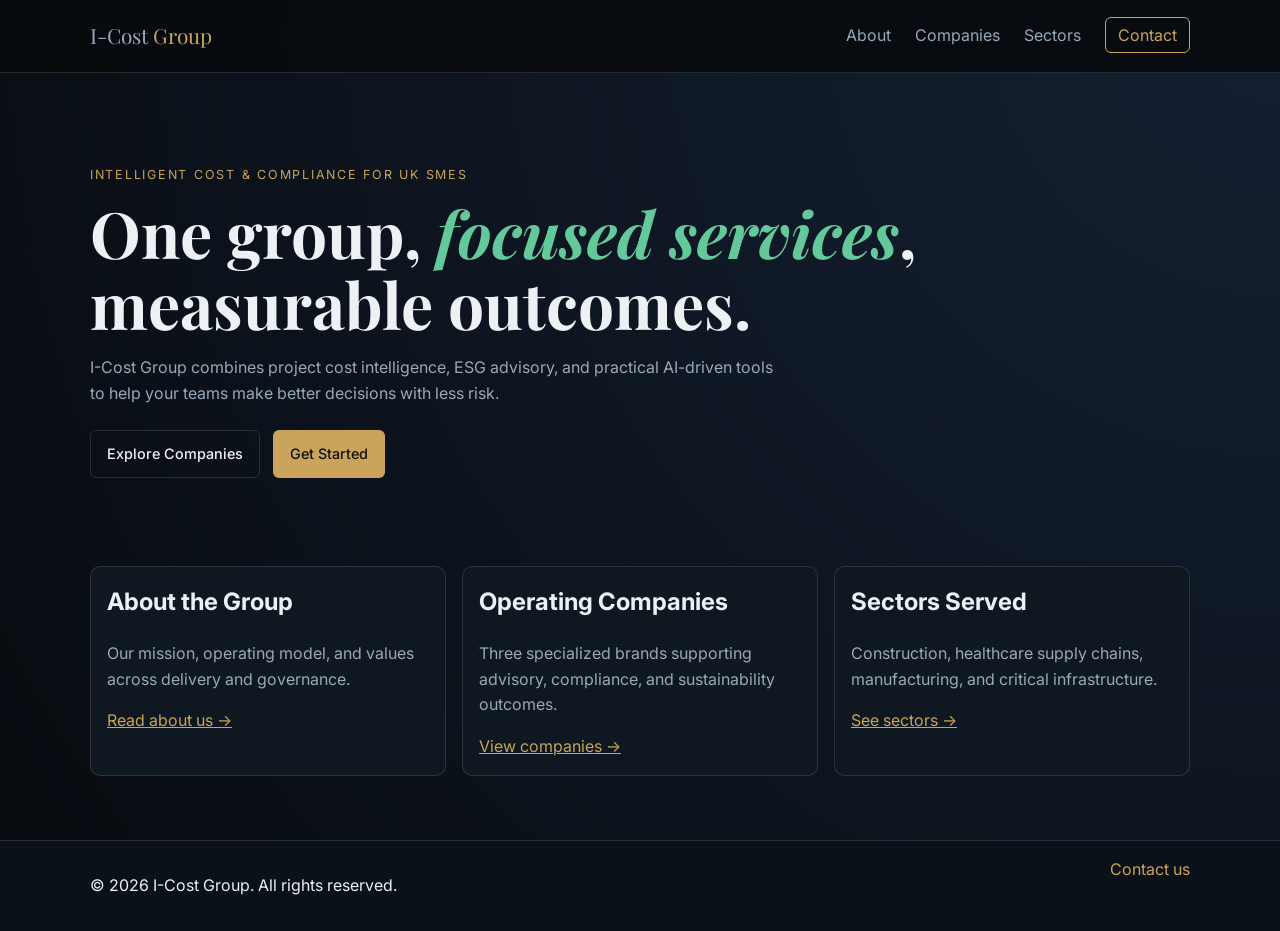
<file: index.html>
<!DOCTYPE html>
<html lang="en">
<head>
  <meta charset="UTF-8" />
  <meta name="viewport" content="width=device-width, initial-scale=1.0" />
  <title>I-Cost Group | Intelligent Cost & Compliance</title>
  <meta name="description" content="I-Cost Group helps UK SMEs manage financial risk, compliance, and sustainability through practical digital advisory services." />
  <link rel="preconnect" href="https://fonts.googleapis.com" />
  <link rel="preconnect" href="https://fonts.gstatic.com" crossorigin />
  <link href="https://fonts.googleapis.com/css2?family=Playfair+Display:wght@500;700&family=Inter:wght@300;400;500;600&display=swap" rel="stylesheet" />
  <link rel="stylesheet" href="assets/css/main.css" />
</head>
<body>
  <a class="skip-link" href="#main">Skip to content</a>
  <header class="site-header">
    <nav class="nav container" aria-label="Main navigation">
      <a class="logo" href="index.html">I-Cost <span>Group</span></a>
      <button class="menu-toggle" id="menuToggle" aria-expanded="false" aria-controls="mobileMenu">Menu</button>
      <ul class="nav-links" id="mainMenu">
        <li><a href="about.html">About</a></li>
        <li><a href="companies.html">Companies</a></li>
        <li><a href="sectors.html">Sectors</a></li>
        <li><a href="contact.html" class="btn-link">Contact</a></li>
      </ul>
    </nav>
    <div class="mobile-menu" id="mobileMenu">
      <a href="about.html">About</a>
      <a href="companies.html">Companies</a>
      <a href="sectors.html">Sectors</a>
      <a href="contact.html">Contact</a>
    </div>
  </header>

  <main id="main">
    <section class="hero container">
      <p class="eyebrow">Intelligent Cost & Compliance for UK SMEs</p>
      <h1>One group, <span>focused services</span>, measurable outcomes.</h1>
      <p class="hero-copy">I-Cost Group combines project cost intelligence, ESG advisory, and practical AI-driven tools to help your teams make better decisions with less risk.</p>
      <div class="hero-actions">
        <a href="companies.html" class="btn btn-ghost">Explore Companies</a>
        <a href="contact.html" class="btn btn-solid">Get Started</a>
      </div>
    </section>

    <section class="section container grid-3">
      <article class="card">
        <h2>About the Group</h2>
        <p>Our mission, operating model, and values across delivery and governance.</p>
        <a href="about.html">Read about us →</a>
      </article>
      <article class="card">
        <h2>Operating Companies</h2>
        <p>Three specialized brands supporting advisory, compliance, and sustainability outcomes.</p>
        <a href="companies.html">View companies →</a>
      </article>
      <article class="card">
        <h2>Sectors Served</h2>
        <p>Construction, healthcare supply chains, manufacturing, and critical infrastructure.</p>
        <a href="sectors.html">See sectors →</a>
      </article>
    </section>
  </main>

  <footer class="site-footer">
    <div class="container footer-wrap">
      <p>© <span id="year"></span> I-Cost Group. All rights reserved.</p>
      <a href="contact.html">Contact us</a>
    </div>
  </footer>
  <script src="assets/js/main.js"></script>
</body>
</html>
</file>
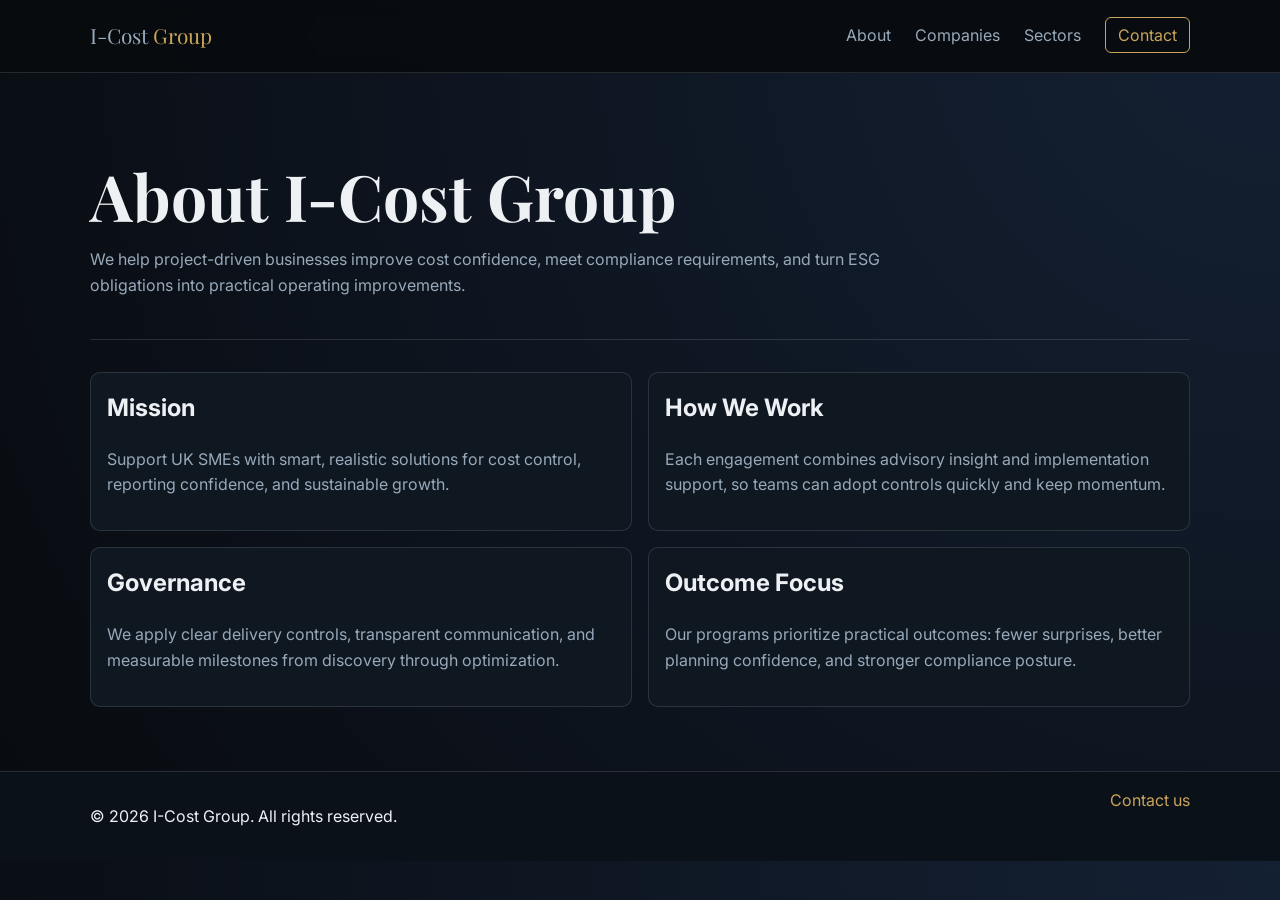
<file: about.html>
<!DOCTYPE html>
<html lang="en">
<head>
  <meta charset="UTF-8" />
  <meta name="viewport" content="width=device-width, initial-scale=1.0" />
  <title>About | I-Cost Group</title>
  <meta name="description" content="About I-Cost Group: mission, governance, and delivery approach for UK SMEs." />
  <link rel="preconnect" href="https://fonts.googleapis.com" />
  <link rel="preconnect" href="https://fonts.gstatic.com" crossorigin />
  <link href="https://fonts.googleapis.com/css2?family=Playfair+Display:wght@500;700&family=Inter:wght@300;400;500;600&display=swap" rel="stylesheet" />
  <link rel="stylesheet" href="assets/css/main.css" />
</head>
<body>
  <header class="site-header">
    <nav class="nav container" aria-label="Main navigation">
      <a class="logo" href="index.html">I-Cost <span>Group</span></a>
      <button class="menu-toggle" id="menuToggle" aria-expanded="false" aria-controls="mobileMenu">Menu</button>
      <ul class="nav-links" id="mainMenu">
        <li><a href="about.html">About</a></li>
        <li><a href="companies.html">Companies</a></li>
        <li><a href="sectors.html">Sectors</a></li>
        <li><a href="contact.html" class="btn-link">Contact</a></li>
      </ul>
    </nav>
    <div class="mobile-menu" id="mobileMenu">
      <a href="about.html">About</a>
      <a href="companies.html">Companies</a>
      <a href="sectors.html">Sectors</a>
      <a href="contact.html">Contact</a>
    </div>
  </header>

  <main class="container section">
    <header class="page-title">
      <h1>About I-Cost Group</h1>
      <p class="lead">We help project-driven businesses improve cost confidence, meet compliance requirements, and turn ESG obligations into practical operating improvements.</p>
    </header>

    <div class="grid-2">
      <article class="card">
        <h2>Mission</h2>
        <p>Support UK SMEs with smart, realistic solutions for cost control, reporting confidence, and sustainable growth.</p>
      </article>
      <article class="card">
        <h2>How We Work</h2>
        <p>Each engagement combines advisory insight and implementation support, so teams can adopt controls quickly and keep momentum.</p>
      </article>
      <article class="card">
        <h2>Governance</h2>
        <p>We apply clear delivery controls, transparent communication, and measurable milestones from discovery through optimization.</p>
      </article>
      <article class="card">
        <h2>Outcome Focus</h2>
        <p>Our programs prioritize practical outcomes: fewer surprises, better planning confidence, and stronger compliance posture.</p>
      </article>
    </div>
  </main>

  <footer class="site-footer">
    <div class="container footer-wrap">
      <p>© <span id="year"></span> I-Cost Group. All rights reserved.</p>
      <a href="contact.html">Contact us</a>
    </div>
  </footer>
  <script src="assets/js/main.js"></script>
</body>
</html>
</file>
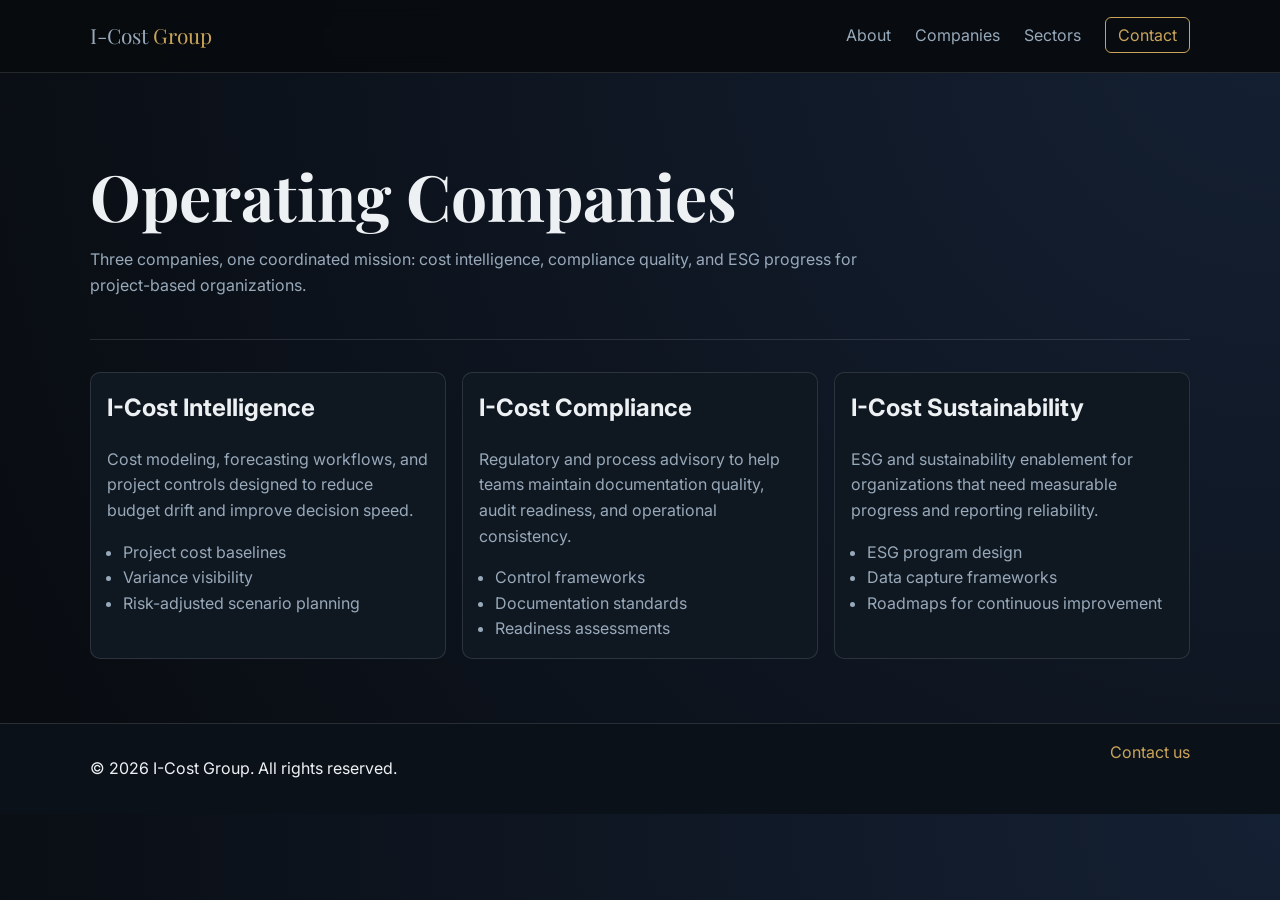
<file: companies.html>
<!DOCTYPE html>
<html lang="en">
<head>
  <meta charset="UTF-8" />
  <meta name="viewport" content="width=device-width, initial-scale=1.0" />
  <title>Companies | I-Cost Group</title>
  <meta name="description" content="Explore the I-Cost Group operating companies and service areas." />
  <link rel="preconnect" href="https://fonts.googleapis.com" />
  <link rel="preconnect" href="https://fonts.gstatic.com" crossorigin />
  <link href="https://fonts.googleapis.com/css2?family=Playfair+Display:wght@500;700&family=Inter:wght@300;400;500;600&display=swap" rel="stylesheet" />
  <link rel="stylesheet" href="assets/css/main.css" />
</head>
<body>
  <header class="site-header">
    <nav class="nav container" aria-label="Main navigation">
      <a class="logo" href="index.html">I-Cost <span>Group</span></a>
      <button class="menu-toggle" id="menuToggle" aria-expanded="false" aria-controls="mobileMenu">Menu</button>
      <ul class="nav-links">
        <li><a href="about.html">About</a></li>
        <li><a href="companies.html">Companies</a></li>
        <li><a href="sectors.html">Sectors</a></li>
        <li><a href="contact.html" class="btn-link">Contact</a></li>
      </ul>
    </nav>
    <div class="mobile-menu" id="mobileMenu">
      <a href="about.html">About</a>
      <a href="companies.html">Companies</a>
      <a href="sectors.html">Sectors</a>
      <a href="contact.html">Contact</a>
    </div>
  </header>

  <main class="container section">
    <header class="page-title">
      <h1>Operating Companies</h1>
      <p class="lead">Three companies, one coordinated mission: cost intelligence, compliance quality, and ESG progress for project-based organizations.</p>
    </header>

    <div class="grid-3">
      <article class="card">
        <h2>I-Cost Intelligence</h2>
        <p>Cost modeling, forecasting workflows, and project controls designed to reduce budget drift and improve decision speed.</p>
        <ul class="list">
          <li>Project cost baselines</li>
          <li>Variance visibility</li>
          <li>Risk-adjusted scenario planning</li>
        </ul>
      </article>

      <article class="card">
        <h2>I-Cost Compliance</h2>
        <p>Regulatory and process advisory to help teams maintain documentation quality, audit readiness, and operational consistency.</p>
        <ul class="list">
          <li>Control frameworks</li>
          <li>Documentation standards</li>
          <li>Readiness assessments</li>
        </ul>
      </article>

      <article class="card">
        <h2>I-Cost Sustainability</h2>
        <p>ESG and sustainability enablement for organizations that need measurable progress and reporting reliability.</p>
        <ul class="list">
          <li>ESG program design</li>
          <li>Data capture frameworks</li>
          <li>Roadmaps for continuous improvement</li>
        </ul>
      </article>
    </div>
  </main>

  <footer class="site-footer">
    <div class="container footer-wrap">
      <p>© <span id="year"></span> I-Cost Group. All rights reserved.</p>
      <a href="contact.html">Contact us</a>
    </div>
  </footer>
  <script src="assets/js/main.js"></script>
</body>
</html>
</file>
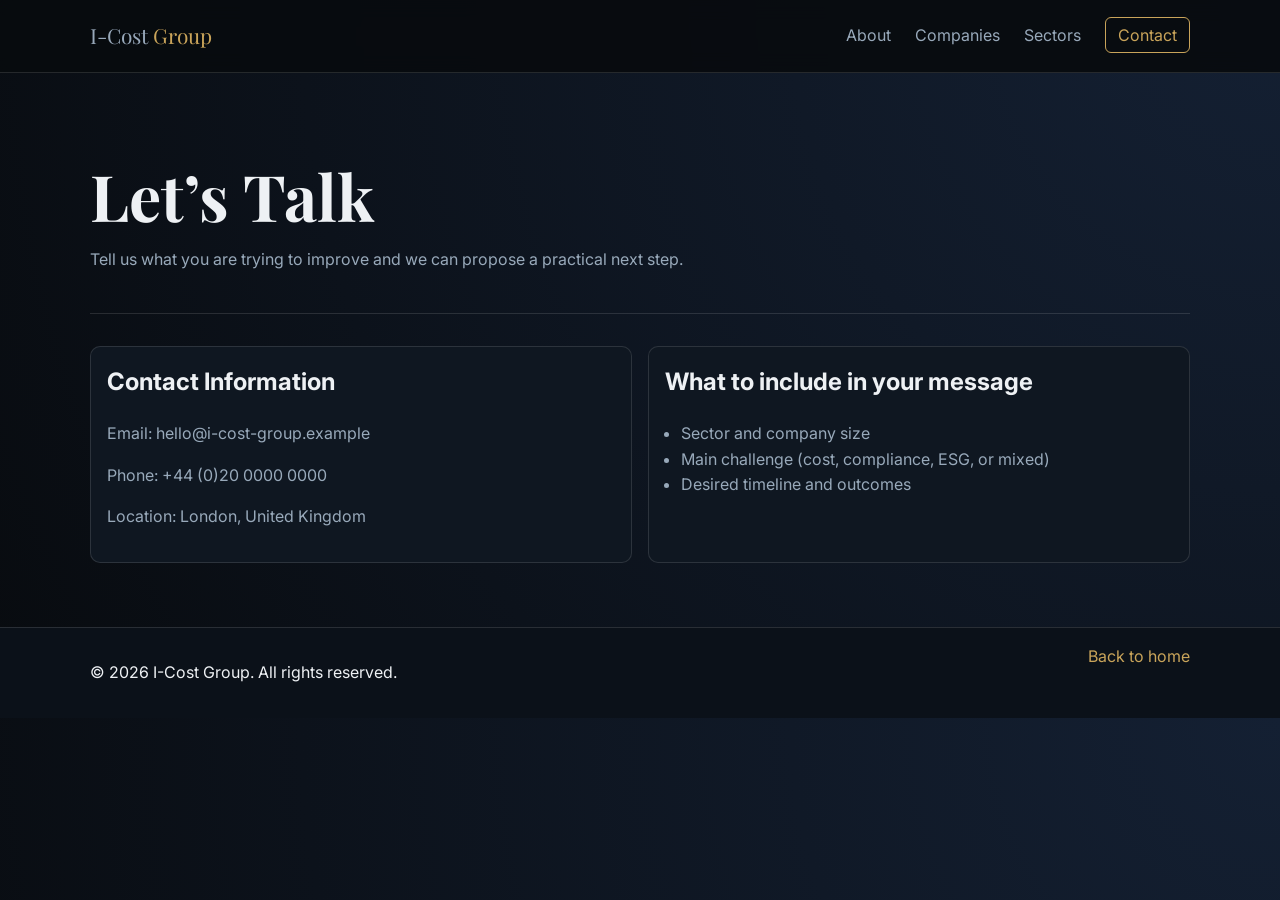
<file: contact.html>
<!DOCTYPE html>
<html lang="en">
<head>
  <meta charset="UTF-8" />
  <meta name="viewport" content="width=device-width, initial-scale=1.0" />
  <title>Contact | I-Cost Group</title>
  <meta name="description" content="Contact I-Cost Group for cost intelligence, compliance, and ESG advisory." />
  <link rel="preconnect" href="https://fonts.googleapis.com" />
  <link rel="preconnect" href="https://fonts.gstatic.com" crossorigin />
  <link href="https://fonts.googleapis.com/css2?family=Playfair+Display:wght@500;700&family=Inter:wght@300;400;500;600&display=swap" rel="stylesheet" />
  <link rel="stylesheet" href="assets/css/main.css" />
</head>
<body>
  <header class="site-header">
    <nav class="nav container" aria-label="Main navigation">
      <a class="logo" href="index.html">I-Cost <span>Group</span></a>
      <button class="menu-toggle" id="menuToggle" aria-expanded="false" aria-controls="mobileMenu">Menu</button>
      <ul class="nav-links">
        <li><a href="about.html">About</a></li>
        <li><a href="companies.html">Companies</a></li>
        <li><a href="sectors.html">Sectors</a></li>
        <li><a href="contact.html" class="btn-link">Contact</a></li>
      </ul>
    </nav>
    <div class="mobile-menu" id="mobileMenu">
      <a href="about.html">About</a>
      <a href="companies.html">Companies</a>
      <a href="sectors.html">Sectors</a>
      <a href="contact.html">Contact</a>
    </div>
  </header>

  <main class="container section">
    <header class="page-title">
      <h1>Let’s Talk</h1>
      <p class="lead">Tell us what you are trying to improve and we can propose a practical next step.</p>
    </header>

    <div class="grid-2">
      <article class="card">
        <h2>Contact Information</h2>
        <p>Email: hello@i-cost-group.example</p>
        <p>Phone: +44 (0)20 0000 0000</p>
        <p>Location: London, United Kingdom</p>
      </article>
      <article class="card">
        <h2>What to include in your message</h2>
        <ul class="list">
          <li>Sector and company size</li>
          <li>Main challenge (cost, compliance, ESG, or mixed)</li>
          <li>Desired timeline and outcomes</li>
        </ul>
      </article>
    </div>
  </main>

  <footer class="site-footer">
    <div class="container footer-wrap">
      <p>© <span id="year"></span> I-Cost Group. All rights reserved.</p>
      <a href="index.html">Back to home</a>
    </div>
  </footer>
  <script src="assets/js/main.js"></script>
</body>
</html>
</file>
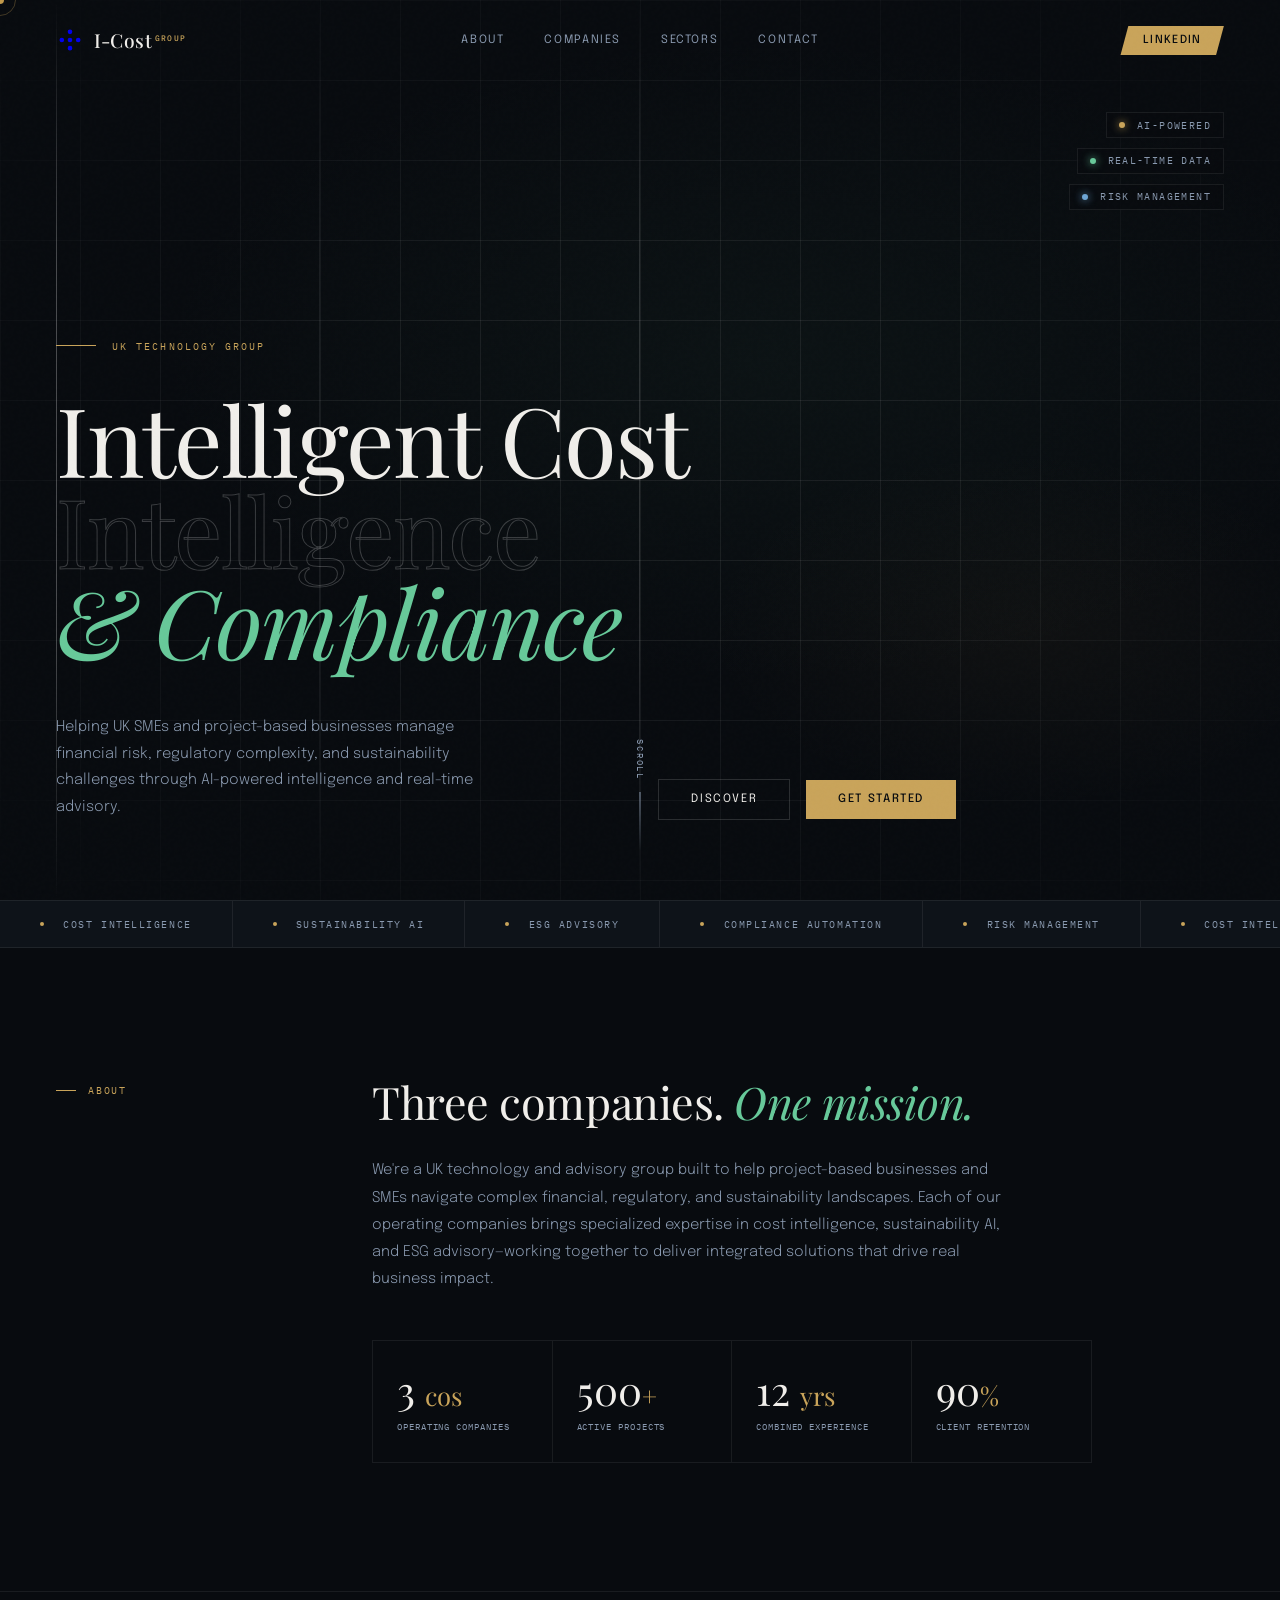
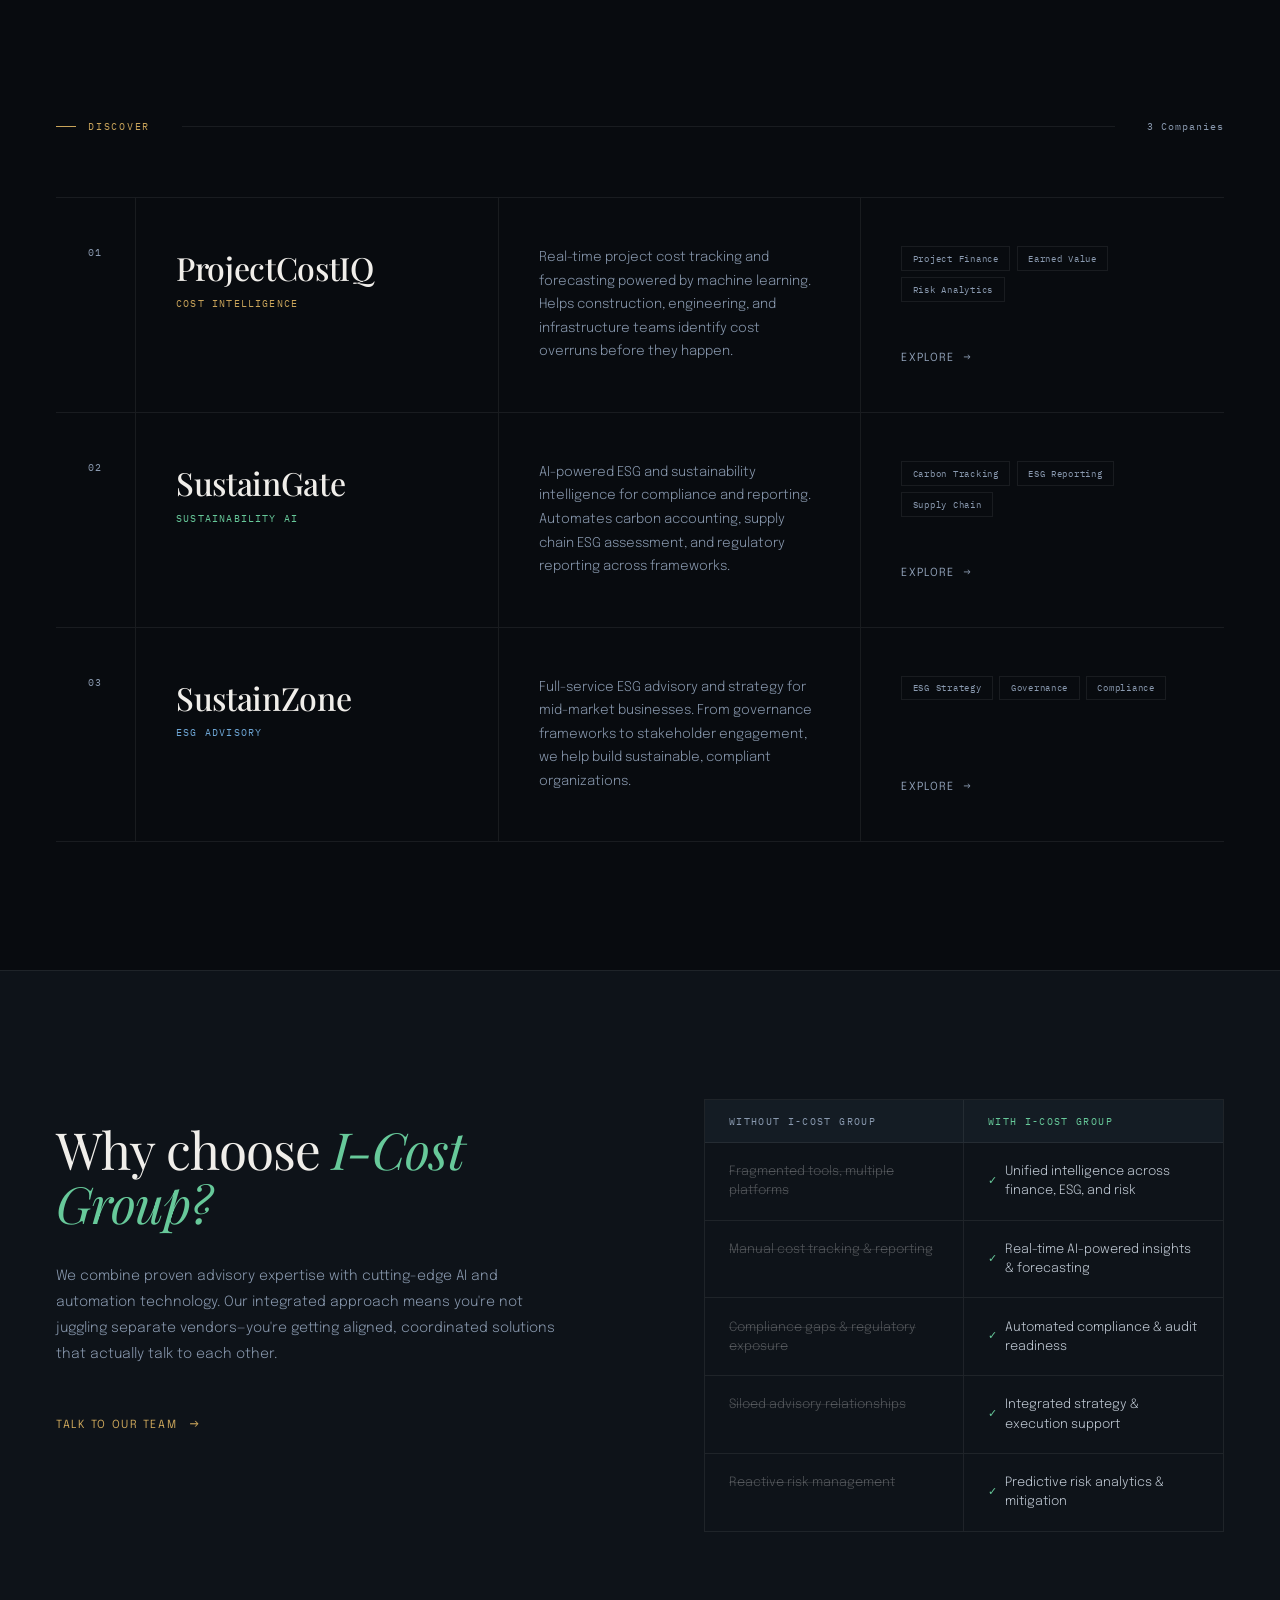
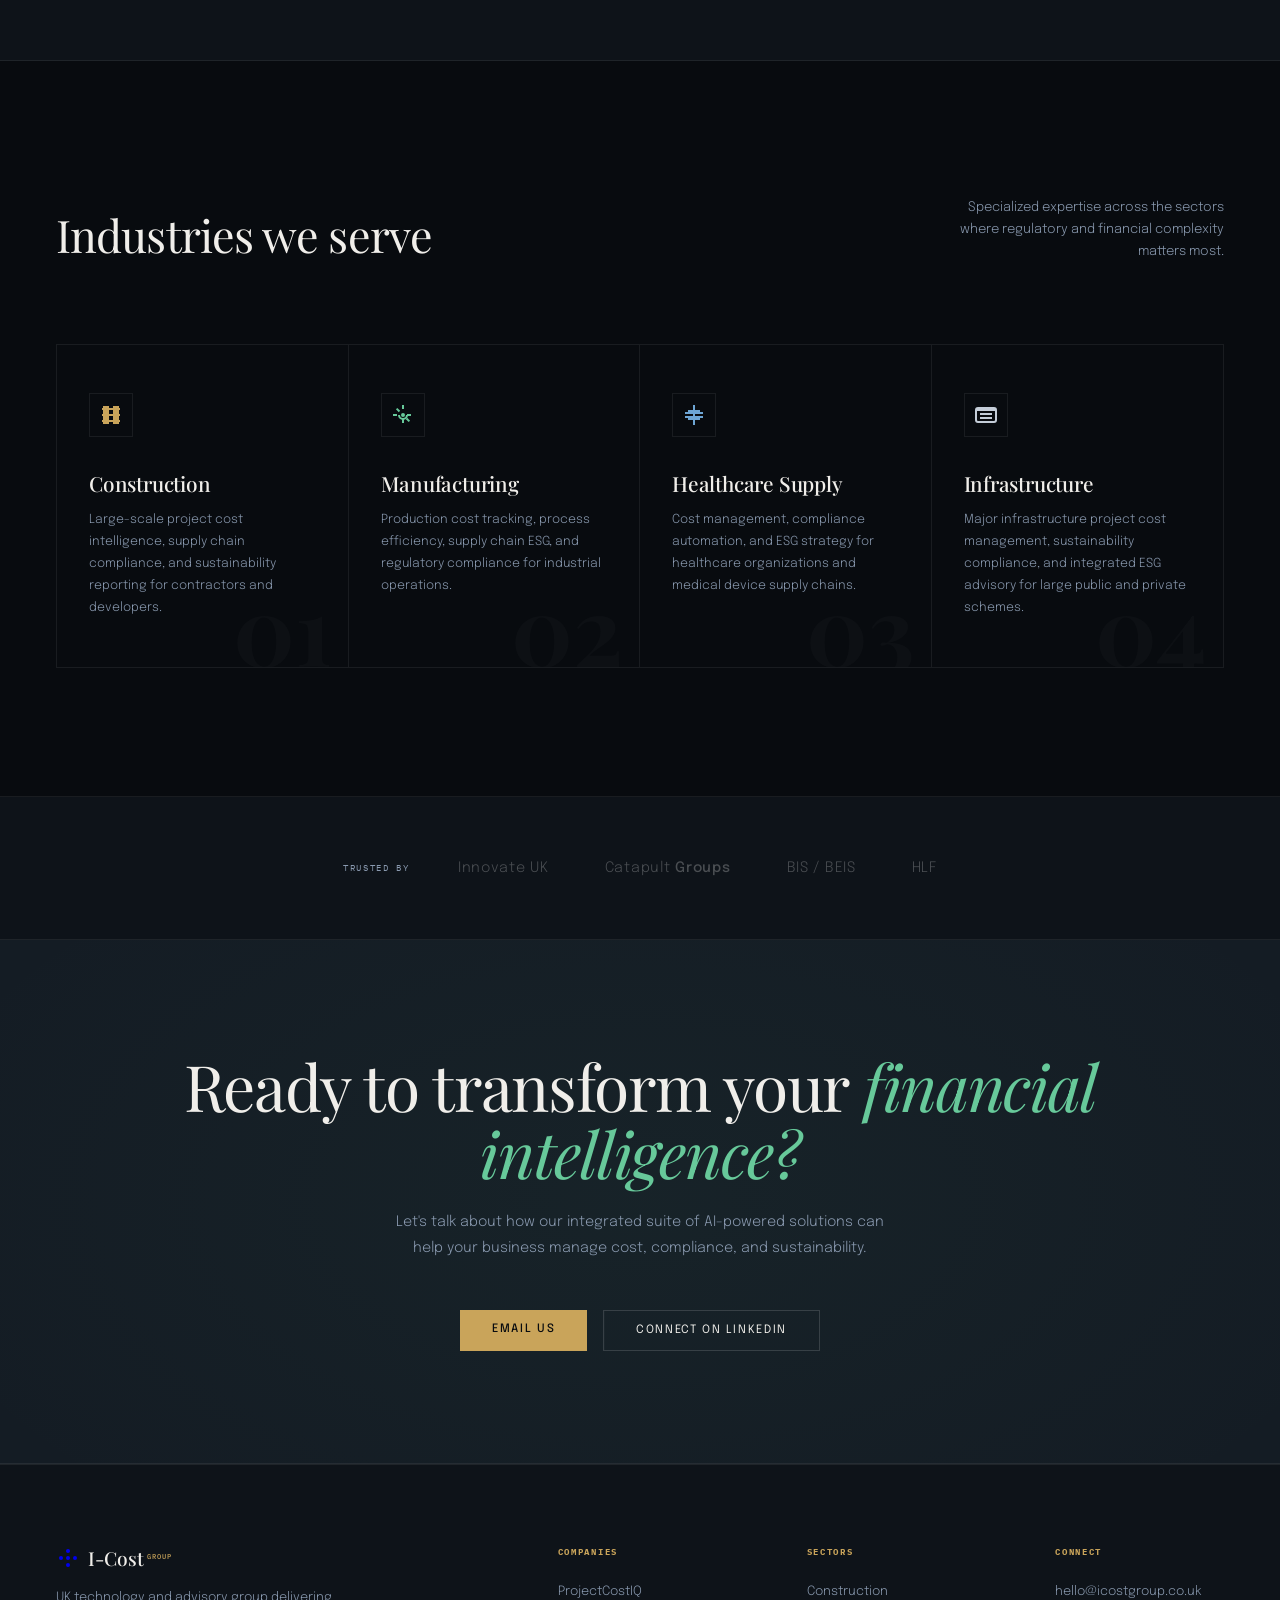
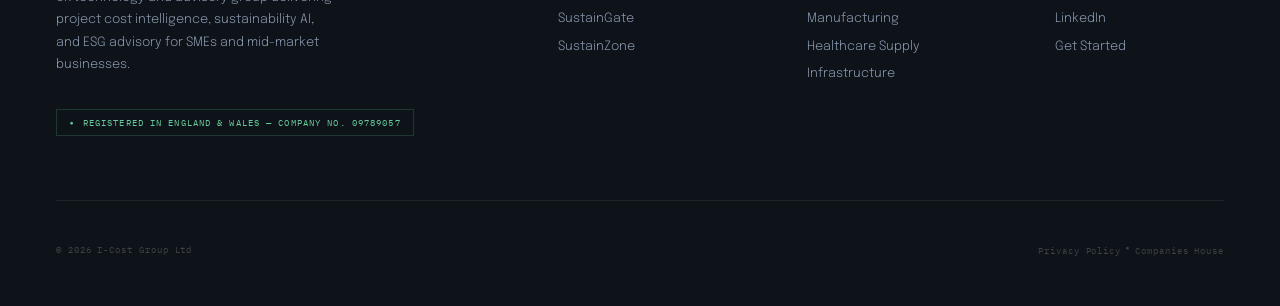
<file: I-Cost Group — Enhanced (Fixed) (1).html>
<!DOCTYPE html>
<html lang="en">
<head>
<meta charset="UTF-8">
<meta name="viewport" content="width=device-width, initial-scale=1.0">
<title>I-Cost Group — Intelligent Cost & Compliance for UK SMEs</title>
<meta name="description" content="Three operating companies. One mission — helping UK project-based businesses and SMEs manage financial risk, regulatory complexity, and sustainability at speed and scale.">
<meta property="og:title" content="I-Cost Group — Intelligent Cost & Compliance">
<meta property="og:description" content="UK technology and advisory group delivering project cost intelligence, sustainability AI, and ESG advisory for SMEs.">
<meta property="og:type" content="website">
<link rel="preconnect" href="https://fonts.googleapis.com">
<link href="https://fonts.googleapis.com/css2?family=Playfair+Display:ital,wght@0,400;0,500;0,700;1,400;1,500&family=Epilogue:wght@200;300;400;500;600&family=IBM+Plex+Mono:wght@300;400;500&display=swap" rel="stylesheet">
<style>
:root {
--black: #080b0f;
--obsidian: #0e1319;
--charcoal: #141c24;
--slate: #1d2835;
--steel: #263245;
--fog: #8a9ab0;
--mist: #c4cdd8;
--white: #f0eeea;
--gold: #c9a45a;
--gold-pale: #e8d5a8;
--gold-dim: rgba(201,164,90,0.15);
--sage: #4a8f6f;
--sage-bright: #67c99a;
--sage-dim: rgba(74,143,111,0.12);
--rule: rgba(255,255,255,0.07);
--rule-bright: rgba(255,255,255,0.14);
--blue-accent: #6da5d4;
}
*, *::before, *::after { box-sizing: border-box; margin: 0; padding: 0; }
html { scroll-behavior: smooth; font-size: 16px; }
body {
font-family: 'Epilogue', sans-serif;
background: var(--black);
color: var(--white);
overflow-x: hidden;
}
@media (hover: hover) and (pointer: fine) {
.cursor {
position: fixed; z-index: 9999;
width: 8px; height: 8px;
background: var(--gold);
border-radius: 50%;
pointer-events: none;
transform: translate(-50%, -50%);
transition: transform 0.1s, width 0.3s, height 0.3s, background 0.3s;
mix-blend-mode: difference;
}
.cursor-ring {
position: fixed; z-index: 9998;
width: 32px; height: 32px;
border: 1px solid rgba(201,164,90,0.3);
border-radius: 50%;
pointer-events: none;
transform: translate(-50%, -50%);
transition: transform 0.18s ease, width 0.3s, height 0.3s;
}
body:has(a:hover) .cursor { background: var(--sage-bright); transform: translate(-50%,-50%) scale(1.5); }
body:has(a:hover) .cursor-ring { width: 48px; height: 48px; border-color: rgba(103,201,154,0.3); }
}
@media (hover: none) {
.cursor, .cursor-ring { display: none; }
}
body::before {
content: '';
position: fixed; inset: 0; z-index: 1000;
background-image: url("data:image/svg+xml,%3Csvg viewBox='0 0 256 256' xmlns='http://www.w3.org/2000/svg'%3E%3Cfilter id='noise'%3E%3CfeTurbulence type='fractalNoise' baseFrequency='0.9' numOctaves='4' stitchTiles='stitch'/%3E%3C/filter%3E%3Crect width='100%25' height='100%25' filter='url(%23noise)' opacity='0.03'/%3E%3C/svg%3E");
pointer-events: none; opacity: 0.4;
}
.skip-link {
position: absolute; top: -40px; left: 0;
background: var(--gold); color: var(--black);
padding: 0.5rem 1rem; z-index: 10000;
font-size: 0.8rem; text-decoration: none;
transition: top 0.2s;
}
.skip-link:focus { top: 0; }
nav {
position: fixed; top: 0; left: 0; right: 0; z-index: 500;
display: flex; align-items: center; justify-content: space-between;
padding: 1.6rem 3.5rem;
transition: background 0.4s, border-color 0.4s;
border-bottom: 1px solid transparent;
}
nav.scrolled {
background: rgba(8,11,15,0.92);
backdrop-filter: blur(20px);
border-color: var(--rule);
}
.nav-logo {
display: flex; align-items: center; gap: 0.6rem;
text-decoration: none; flex-shrink: 0;
}
.nav-logo svg { height: 28px; width: auto; }
.nav-logo-text {
font-family: 'Playfair Display', serif;
font-size: 1.2rem; font-weight: 500;
color: var(--white);
letter-spacing: 0.02em;
}
.nav-logo-text sup {
font-family: 'IBM Plex Mono', monospace;
font-size: 0.48rem; letter-spacing: 0.15em; text-transform: uppercase;
color: var(--gold); vertical-align: super; margin-left: 0.2rem;
}
.nav-center {
position: absolute; left: 50%; transform: translateX(-50%);
display: flex; gap: 2.5rem;
}
.nav-center a {
font-size: 0.72rem; letter-spacing: 0.14em; text-transform: uppercase;
font-weight: 400; color: var(--fog); text-decoration: none;
transition: color 0.2s;
position: relative;
}
.nav-center a::after {
content: ''; position: absolute; bottom: -4px; left: 0;
width: 0; height: 1px; background: var(--gold);
transition: width 0.3s ease;
}
.nav-center a:hover { color: var(--white); }
.nav-center a:hover::after { width: 100%; }
.nav-right { display: flex; align-items: center; gap: 1.5rem; }
.nav-pill {
font-size: 0.7rem; letter-spacing: 0.12em; text-transform: uppercase;
font-weight: 500; color: var(--black);
background: var(--gold);
padding: 0.55rem 1.4rem;
text-decoration: none;
transition: background 0.25s, transform 0.2s;
clip-path: polygon(8px 0%, 100% 0%, calc(100% - 8px) 100%, 0% 100%);
}
.nav-pill:hover { background: var(--gold-pale); transform: translateY(-1px); }
.hamburger {
display: none; flex-direction: column; gap: 5px;
background: none; border: none; cursor: pointer;
padding: 4px; z-index: 700;
position: relative;
}
.hamburger span {
display: block; width: 24px; height: 2px;
background: var(--white); transition: all 0.3s ease;
}
.hamburger.active span:nth-child(1) { transform: rotate(45deg) translate(4px, 4px); }
.hamburger.active span:nth-child(2) { opacity: 0; }
.hamburger.active span:nth-child(3) { transform: rotate(-45deg) translate(5px, -5px); }
.mobile-menu {
display: none; position: fixed; inset: 0; z-index: 550;
background: rgba(8,11,15,0.97); backdrop-filter: blur(20px);
flex-direction: column; align-items: center; justify-content: center;
gap: 2.5rem; opacity: 0; pointer-events: none;
transition: opacity 0.3s ease;
padding-top: 5rem;
}
.mobile-menu.open { opacity: 1; pointer-events: all; }
.mobile-menu a {
font-family: 'Playfair Display', serif;
font-size: 1.8rem; font-weight: 400; color: var(--white);
text-decoration: none; transition: color 0.2s;
}
.mobile-menu a:hover { color: var(--gold); }
.hero {
min-height: 100vh;
display: flex; flex-direction: column; justify-content: flex-end;
padding: 0 3.5rem 5rem;
position: relative; overflow: hidden;
}
.hero-bg {
position: absolute; inset: 0; z-index: 0;
background:
radial-gradient(ellipse 80% 60% at 60% 40%, rgba(74,143,111,0.06) 0%, transparent 60%),
radial-gradient(ellipse 50% 40% at 80% 70%, rgba(201,164,90,0.04) 0%, transparent 50%);
}
.hero-grid {
position: absolute; inset: 0; z-index: 0;
background-image:
linear-gradient(var(--rule) 1px, transparent 1px),
linear-gradient(90deg, var(--rule) 1px, transparent 1px);
background-size: 80px 80px;
mask-image: radial-gradient(ellipse 70% 70% at 50% 50%, black 30%, transparent 100%);
}
.hero-line {
position: absolute; top: 0;
width: 1px; height: 100%;
background: linear-gradient(to bottom, transparent, var(--rule-bright) 30%, var(--rule-bright) 70%, transparent);
z-index: 0;
}
.hero-line:nth-child(2) { right: 25%; }
.hero-line:nth-child(3) { right: 50%; }
.hero-line:nth-child(4) { right: 75%; opacity: 0.5; }
.hero-tag {
position: absolute; top: 7rem; right: 3.5rem; z-index: 2;
display: flex; flex-direction: column; align-items: flex-end; gap: 0.6rem;
}
.hero-tag-item {
display: flex; align-items: center; gap: 0.75rem;
font-family: 'IBM Plex Mono', monospace;
font-size: 0.62rem; letter-spacing: 0.14em; text-transform: uppercase;
color: var(--fog);
padding: 0.35rem 0.75rem;
border: 1px solid var(--rule);
background: rgba(8,11,15,0.5);
backdrop-filter: blur(8px);
transition: border-color 0.3s, color 0.3s;
}
.hero-tag-item:hover { border-color: var(--rule-bright); color: var(--mist); }
.hero-tag-dot {
width: 6px; height: 6px; border-radius: 50%;
}
.dot-gold { background: var(--gold); box-shadow: 0 0 8px var(--gold); }
.dot-sage { background: var(--sage-bright); box-shadow: 0 0 8px var(--sage-bright); }
.dot-blue { background: #6da5d4; box-shadow: 0 0 8px #6da5d4; }
.hero-content { position: relative; z-index: 2; max-width: 900px; }
.hero-eyebrow {
display: flex; align-items: center; gap: 1rem;
margin-bottom: 2.5rem;
}
.hero-eyebrow-line {
width: 40px; height: 1px; background: var(--gold);
}
.hero-eyebrow-text {
font-family: 'IBM Plex Mono', monospace;
font-size: 0.65rem; letter-spacing: 0.2em; text-transform: uppercase;
color: var(--gold);
}
.hero-h1 {
font-family: 'Playfair Display', serif;
font-size: clamp(3.5rem, 7.5vw, 7.5rem);
font-weight: 400; line-height: 0.95;
letter-spacing: -0.02em;
margin-bottom: 3rem;
}
.hero-h1 .line-1 { display: block; color: var(--white); }
.hero-h1 .line-2 { display: block; color: transparent;
-webkit-text-stroke: 1px rgba(255,255,255,0.2); }
.hero-h1 .line-3 { display: block; color: var(--sage-bright);
font-style: italic; }
.hero-bottom {
display: flex; align-items: flex-end;
justify-content: space-between; gap: 2rem;
}
.hero-desc {
max-width: 440px;
font-size: 0.92rem; line-height: 1.8; font-weight: 300;
color: var(--fog);
}
.hero-ctas { display: flex; gap: 1rem; align-items: center; flex-shrink: 0; }
.btn-ghost {
font-size: 0.72rem; letter-spacing: 0.14em; text-transform: uppercase;
font-weight: 400; color: var(--white);
border: 1px solid var(--rule-bright);
padding: 0.85rem 2rem; text-decoration: none;
transition: all 0.25s; position: relative; overflow: hidden;
}
.btn-ghost::before {
content: ''; position: absolute; inset: 0;
background: var(--rule); transform: translateX(-100%);
transition: transform 0.3s ease;
}
.btn-ghost:hover::before { transform: translateX(0); }
.btn-ghost:hover { border-color: rgba(255,255,255,0.3); }
.btn-solid {
font-size: 0.72rem; letter-spacing: 0.14em; text-transform: uppercase;
font-weight: 500; color: var(--black);
background: var(--gold);
padding: 0.85rem 2rem; text-decoration: none;
transition: all 0.25s; position: relative;
}
.btn-solid:hover { background: var(--gold-pale); transform: translateY(-2px); }
.hero-scroll {
position: absolute; bottom: 3rem; left: 50%; transform: translateX(-50%);
display: flex; flex-direction: column; align-items: center; gap: 0.75rem;
z-index: 2;
}
.scroll-label {
font-family: 'IBM Plex Mono', monospace;
font-size: 0.58rem; letter-spacing: 0.2em; text-transform: uppercase;
color: var(--fog); writing-mode: vertical-rl;
animation: scrollPulse 2s ease-in-out infinite;
}
.scroll-bar {
width: 1px; height: 60px;
background: linear-gradient(to bottom, var(--fog), transparent);
animation: scrollBar 2s ease-in-out infinite;
}
@keyframes scrollBar {
0%, 100% { transform: scaleY(1); opacity: 0.4; }
50% { transform: scaleY(0.5); opacity: 1; }
}
@keyframes scrollPulse {
0%, 100% { opacity: 0.3; } 50% { opacity: 0.8; }
}
.marquee-wrap {
border-top: 1px solid var(--rule);
border-bottom: 1px solid var(--rule);
padding: 0; overflow: hidden;
background: var(--obsidian);
}
.marquee-track {
display: flex; width: max-content;
animation: marquee 40s linear infinite;
}
.marquee-track:hover { animation-play-state: paused; }
.marquee-item {
display: flex; align-items: center; gap: 1.2rem;
padding: 1rem 2.5rem;
border-right: 1px solid var(--rule);
font-family: 'IBM Plex Mono', monospace;
font-size: 0.65rem; letter-spacing: 0.15em; text-transform: uppercase;
color: var(--fog); white-space: nowrap;
transition: color 0.2s;
}
.marquee-item:hover { color: var(--white); }
.marquee-item .m-dot {
width: 4px; height: 4px; border-radius: 50%; background: var(--gold);
}
@keyframes marquee {
from { transform: translateX(0); }
to { transform: translateX(-50%); }
}
.section-wrap {
max-width: 1440px; margin: 0 auto; padding: 0 3.5rem;
}
.about {
padding: 8rem 0;
border-bottom: 1px solid var(--rule);
}
.about-inner {
display: grid; grid-template-columns: 220px 1fr;
gap: 6rem; align-items: start;
}
.about-label { padding-top: 0.5rem; }
.section-label {
font-family: 'IBM Plex Mono', monospace;
font-size: 0.62rem; letter-spacing: 0.18em; text-transform: uppercase;
color: var(--gold); display: flex; align-items: center; gap: 0.75rem;
}
.section-label::before {
content: ''; display: block;
width: 20px; height: 1px; background: var(--gold);
}
.about-text h2 {
font-family: 'Playfair Display', serif;
font-size: clamp(2rem, 3.5vw, 3.2rem);
font-weight: 400; line-height: 1.15;
color: var(--white); margin-bottom: 1.8rem;
letter-spacing: -0.01em;
}
.about-text h2 em { font-style: italic; color: var(--sage-bright); }
.about-text p {
font-size: 0.92rem; line-height: 1.85; font-weight: 300;
color: var(--fog); max-width: 640px; margin-bottom: 3rem;
}
.about-stats {
display: grid; grid-template-columns: repeat(4, 1fr);
gap: 0; border: 1px solid var(--rule); max-width: 720px;
}
.stat {
padding: 1.8rem 1.5rem;
border-right: 1px solid var(--rule);
}
.stat:last-child { border-right: none; }
.stat-n {
font-family: 'Playfair Display', serif;
font-size: 2.5rem; font-weight: 400; line-height: 1;
color: var(--white); display: block; margin-bottom: 0.4rem;
}
.stat-n span { color: var(--gold); font-size: 1.6rem; }
.stat-t {
font-family: 'IBM Plex Mono', monospace;
font-size: 0.58rem; letter-spacing: 0.1em; text-transform: uppercase;
color: var(--fog);
}
.companies { padding: 8rem 0; }
.companies-header {
display: flex; align-items: center; gap: 2rem;
margin-bottom: 4rem;
}
.companies-header .section-label { flex-shrink: 0; }
.companies-header .h-rule {
flex: 1; height: 1px; background: var(--rule);
}
.companies-header .h-count {
font-family: 'IBM Plex Mono', monospace;
font-size: 0.62rem; letter-spacing: 0.1em; color: var(--fog);
}
.company-row {
display: grid; grid-template-columns: 80px 1fr 1fr 1fr;
border-top: 1px solid var(--rule);
transition: background 0.3s;
position: relative;
}
.company-row::after {
content: ''; position: absolute;
top: -1px; left: 0; right: 0; height: 1px;
background: transparent;
transition: background 0.3s;
}
.company-row:hover::after { background: var(--gold); }
.company-row:hover { background: rgba(255,255,255,0.015); }
.company-row.last { border-bottom: 1px solid var(--rule); }
.cr-num {
font-family: 'IBM Plex Mono', monospace;
font-size: 0.6rem; letter-spacing: 0.1em;
color: var(--fog); padding: 3rem 2rem;
border-right: 1px solid var(--rule);
display: flex; align-items: flex-start;
}
.cr-name {
padding: 3rem 2.5rem;
border-right: 1px solid var(--rule);
}
.cr-name h3 {
font-family: 'Playfair Display', serif;
font-size: 2rem; font-weight: 500;
color: var(--white); margin-bottom: 0.3rem;
letter-spacing: -0.01em;
}
.cr-type {
font-family: 'IBM Plex Mono', monospace;
font-size: 0.62rem; letter-spacing: 0.12em; text-transform: uppercase;
}
.type-gold { color: var(--gold); }
.type-sage { color: var(--sage-bright); }
.type-blue { color: #6da5d4; }
.cr-desc {
padding: 3rem 2.5rem;
border-right: 1px solid var(--rule);
font-size: 0.84rem; line-height: 1.75; font-weight: 300;
color: var(--fog);
}
.cr-tags {
padding: 3rem 2.5rem;
display: flex; flex-direction: column;
justify-content: space-between;
}
.tag-list {
display: flex; flex-wrap: wrap; gap: 0.4rem; margin-bottom: 1.5rem;
}
.tag {
font-family: 'IBM Plex Mono', monospace;
font-size: 0.58rem; letter-spacing: 0.08em;
padding: 0.3rem 0.65rem;
border: 1px solid var(--rule); color: var(--fog);
transition: border-color 0.2s, color 0.2s;
}
.company-row:hover .tag { border-color: var(--rule-bright); color: var(--mist); }
.cr-link {
display: inline-flex; align-items: center; gap: 0.5rem;
font-size: 0.7rem; letter-spacing: 0.12em; text-transform: uppercase;
font-weight: 400; color: var(--fog); text-decoration: none;
transition: color 0.2s;
}
.cr-link .arr { transition: transform 0.2s; }
.cr-link:hover { color: var(--white); }
.cr-link:hover .arr { transform: translateX(4px); }
.difference {
background: var(--obsidian);
border-top: 1px solid var(--rule);
border-bottom: 1px solid var(--rule);
padding: 8rem 0;
}
.diff-inner {
display: grid; grid-template-columns: 1fr 1fr;
gap: 8rem; align-items: start;
}
.diff-left h2 {
font-family: 'Playfair Display', serif;
font-size: clamp(2.5rem, 4vw, 4rem);
font-weight: 400; line-height: 1.05;
letter-spacing: -0.02em; color: var(--white);
margin-bottom: 2rem; margin-top: 1.5rem;
}
.diff-left h2 em { font-style: italic; color: var(--sage-bright); }
.diff-left p {
font-size: 0.88rem; line-height: 1.85; font-weight: 300;
color: var(--fog); margin-bottom: 3rem;
}
.diff-link {
display: inline-flex; align-items: center; gap: 0.75rem;
font-size: 0.7rem; letter-spacing: 0.14em; text-transform: uppercase;
color: var(--gold); text-decoration: none;
transition: gap 0.2s;
}
.diff-link:hover { gap: 1.2rem; }
.diff-link .arr { font-size: 0.9rem; }
.diff-table {
border: 1px solid var(--rule);
}
.diff-head-row {
display: grid; grid-template-columns: 1fr 1fr;
border-bottom: 1px solid var(--rule);
background: var(--charcoal);
}
.dhc {
padding: 0.9rem 1.5rem;
font-family: 'IBM Plex Mono', monospace;
font-size: 0.6rem; letter-spacing: 0.14em; text-transform: uppercase;
}
.dhc:first-child {
color: var(--fog); border-right: 1px solid var(--rule);
}
.dhc:last-child { color: var(--sage-bright); }
.diff-row {
display: grid; grid-template-columns: 1fr 1fr;
border-bottom: 1px solid var(--rule);
transition: background 0.2s;
}
.diff-row:last-child { border-bottom: none; }
.diff-row:hover { background: rgba(255,255,255,0.02); }
.dc {
padding: 1.2rem 1.5rem;
font-size: 0.8rem; font-weight: 300; line-height: 1.5;
}
.dc:first-child {
color: rgba(255,255,255,0.28);
border-right: 1px solid var(--rule);
text-decoration: line-through;
text-decoration-color: rgba(255,255,255,0.1);
}
.dc:last-child {
color: var(--mist);
display: flex; align-items: center; gap: 0.5rem;
}
.dc:last-child::before {
content: '✓'; color: var(--sage-bright);
font-size: 0.7rem; flex-shrink: 0;
}
.sectors { padding: 8rem 0; border-bottom: 1px solid var(--rule); }
.sectors-header {
display: flex; justify-content: space-between; align-items: flex-end;
margin-bottom: 5rem;
}
.sectors-header h2 {
font-family: 'Playfair Display', serif;
font-size: clamp(2.2rem, 3.5vw, 3.5rem);
font-weight: 400; letter-spacing: -0.02em;
color: var(--white); margin-top: 1rem;
}
.sectors-header p {
font-size: 0.82rem; color: var(--fog); font-weight: 300;
max-width: 280px; text-align: right; line-height: 1.7;
}
.sector-grid {
display: grid; grid-template-columns: repeat(4, 1fr);
border: 1px solid var(--rule);
}
.sector-card {
padding: 3rem 2rem;
border-right: 1px solid var(--rule);
position: relative; overflow: hidden;
transition: background 0.4s;
}
.sector-card:last-child { border-right: none; }
.sector-card:hover { background: var(--charcoal); }
.sector-card::before {
content: attr(data-num);
position: absolute; bottom: -0.5rem; right: 1rem;
font-family: 'Playfair Display', serif;
font-size: 6rem; font-weight: 700; line-height: 1;
color: rgba(255,255,255,0.025);
pointer-events: none;
}
.sector-icon {
width: 44px; height: 44px;
border: 1px solid var(--rule);
display: flex; align-items: center; justify-content: center;
margin-bottom: 2rem;
transition: border-color 0.3s, background 0.3s;
color: var(--gold);
}
.sector-card:hover .sector-icon {
border-color: var(--gold);
background: var(--gold-dim);
}
.sector-card:nth-child(2) .sector-icon { color: var(--sage-bright); }
.sector-card:nth-child(2):hover .sector-icon { border-color: var(--sage-bright); background: var(--sage-dim); }
.sector-card:nth-child(3) .sector-icon { color: var(--blue-accent); }
.sector-card:nth-child(3):hover .sector-icon { border-color: var(--blue-accent); background: rgba(109,165,212,0.12); }
.sector-card:nth-child(4) .sector-icon { color: var(--mist); }
.sector-card:nth-child(4):hover .sector-icon { border-color: var(--mist); background: rgba(196,205,216,0.08); }
.sector-card h3 {
font-family: 'Playfair Display', serif;
font-size: 1.3rem; font-weight: 500;
color: var(--white); margin-bottom: 0.8rem;
letter-spacing: -0.01em;
}
.sector-card p {
font-size: 0.78rem; line-height: 1.75; font-weight: 300;
color: var(--fog);
}
.trust-bar {
padding: 4rem 0;
border-bottom: 1px solid var(--rule);
background: var(--obsidian);
}
.trust-inner {
display: flex; align-items: center; gap: 3rem;
justify-content: center; flex-wrap: wrap;
}
.trust-label {
font-family: 'IBM Plex Mono', monospace;
font-size: 0.58rem; letter-spacing: 0.18em; text-transform: uppercase;
color: var(--fog); white-space: nowrap;
}
.trust-logos {
display: flex; align-items: center; gap: 3.5rem; flex-wrap: wrap; justify-content: center;
}
.trust-item {
font-family: 'Epilogue', sans-serif;
font-size: 0.9rem; font-weight: 300;
color: rgba(255,255,255,0.25);
letter-spacing: 0.05em;
white-space: nowrap;
transition: color 0.3s;
}
.trust-item:hover { color: rgba(255,255,255,0.5); }
.trust-item strong { font-weight: 500; }
.cta-band {
padding: 7rem 0;
background: var(--charcoal);
border-bottom: 1px solid var(--rule);
text-align: center;
position: relative; overflow: hidden;
}
.cta-band::before {
content: '';
position: absolute; inset: 0;
background: radial-gradient(ellipse 60% 80% at 50% 50%, rgba(74,143,111,0.06), transparent);
}
.cta-band h2 {
font-family: 'Playfair Display', serif;
font-size: clamp(2.5rem, 5vw, 5rem);
font-weight: 400; line-height: 1.05;
color: var(--white); margin-bottom: 1.5rem;
position: relative; letter-spacing: -0.02em;
}
.cta-band h2 em { font-style: italic; color: var(--sage-bright); }
.cta-band > .section-wrap > p {
font-size: 0.9rem; font-weight: 300; color: var(--fog);
max-width: 520px; margin: 0 auto 3rem; line-height: 1.8;
position: relative;
}
.cta-group { display: flex; justify-content: center; gap: 1rem; position: relative; flex-wrap: wrap; }
footer {
background: var(--obsidian);
padding: 5rem 3.5rem 3rem;
border-top: 1px solid var(--rule);
}
.footer-top {
max-width: 1440px; margin: 0 auto;
display: grid; grid-template-columns: 2.5fr 1fr 1fr 1fr;
gap: 5rem; padding-bottom: 4rem;
border-bottom: 1px solid var(--rule);
}
.footer-brand .f-logo {
display: flex; align-items: center; gap: 0.5rem;
margin-bottom: 1rem; text-decoration: none;
}
.footer-brand .f-logo svg { height: 24px; width: auto; }
.f-logo-text {
font-family: 'Playfair Display', serif;
font-size: 1.2rem; font-weight: 500; color: var(--white);
}
.f-logo-text sup {
font-family: 'IBM Plex Mono', monospace;
font-size: 0.42rem; letter-spacing: 0.15em; text-transform: uppercase;
color: var(--gold); vertical-align: super; margin-left: 0.2rem;
}
.footer-brand p {
font-size: 0.8rem; line-height: 1.75; font-weight: 300;
color: var(--fog); max-width: 280px; margin-bottom: 2rem;
}
.f-badge {
display: inline-flex; align-items: center; gap: 0.5rem;
font-family: 'IBM Plex Mono', monospace;
font-size: 0.58rem; letter-spacing: 0.12em; text-transform: uppercase;
color: var(--sage-bright);
border: 1px solid rgba(103,201,154,0.2);
padding: 0.4rem 0.8rem;
}
.f-badge::before { content: '●'; font-size: 0.4rem; }
.footer-col h4 {
font-family: 'IBM Plex Mono', monospace;
font-size: 0.58rem; letter-spacing: 0.18em; text-transform: uppercase;
color: var(--gold); margin-bottom: 1.5rem;
}
.footer-col ul { list-style: none; }
.footer-col li { margin-bottom: 0.65rem; }
.footer-col a {
font-size: 0.8rem; font-weight: 300; color: var(--fog);
text-decoration: none; transition: color 0.2s;
}
.footer-col a:hover { color: var(--white); }
.footer-bottom {
max-width: 1440px; margin: 2.5rem auto 0;
display: flex; justify-content: space-between; align-items: center;
flex-wrap: wrap; gap: 1rem;
}
.footer-bottom p {
font-family: 'IBM Plex Mono', monospace;
font-size: 0.58rem; letter-spacing: 0.1em;
color: rgba(255,255,255,0.2);
}
.footer-bottom a {
font-family: 'IBM Plex Mono', monospace;
font-size: 0.58rem; letter-spacing: 0.1em;
color: rgba(255,255,255,0.2);
text-decoration: none;
transition: color 0.2s;
}
.footer-bottom a:hover { color: rgba(255,255,255,0.4); }
.reveal {
opacity: 0; transform: translateY(30px);
transition: opacity 0.7s ease, transform 0.7s ease;
}
.reveal.visible { opacity: 1; transform: translateY(0); }
.reveal-delay-1 { transition-delay: 0.1s; }
.reveal-delay-2 { transition-delay: 0.2s; }
.reveal-delay-3 { transition-delay: 0.3s; }
.reveal-delay-4 { transition-delay: 0.4s; }
.hero-eyebrow { animation: fadeUp 0.8s ease 0.2s both; }
.hero-h1 .line-1 { animation: fadeUp 0.8s ease 0.35s both; }
.hero-h1 .line-2 { animation: fadeUp 0.8s ease 0.5s both; }
.hero-h1 .line-3 { animation: fadeUp 0.8s ease 0.65s both; }
.hero-desc { animation: fadeUp 0.8s ease 0.8s both; }
.hero-ctas { animation: fadeUp 0.8s ease 0.9s both; }
.hero-tag { animation: fadeUp 0.8s ease 1s both; }
@keyframes fadeUp {
from { opacity: 0; transform: translateY(20px); }
to { opacity: 1; transform: translateY(0); }
}
@media (max-width: 1200px) {
.company-row { grid-template-columns: 60px 1fr 1fr; }
.cr-tags { display: none; }
.about-stats { grid-template-columns: repeat(4, 1fr); }
}
@media (max-width: 900px) {
nav { padding: 1.2rem 2rem; }
.nav-center { display: none; }
.nav-pill { display: none; }
.hamburger { display: flex; }
.mobile-menu { display: flex; }
.hero { padding: 0 2rem 4rem; }
.hero-tag { display: none; }
.section-wrap { padding: 0 2rem; }
.about-inner { grid-template-columns: 1fr; gap: 2rem; }
.about-stats { grid-template-columns: repeat(2, 1fr); }
.about-stats .stat:nth-child(2) { border-right: none; }
.company-row { grid-template-columns: 1fr; }
.cr-num { display: none; }
.cr-name, .cr-desc, .cr-tags { border-right: none; border-bottom: 1px solid var(--rule); }
.cr-tags { display: flex; }
.diff-inner { grid-template-columns: 1fr; gap: 4rem; }
.sector-grid { grid-template-columns: 1fr 1fr; }
.sector-card { border-bottom: 1px solid var(--rule); }
.sectors-header { flex-direction: column; align-items: flex-start; gap: 1rem; }
.sectors-header p { text-align: left; }
.footer-top { grid-template-columns: 1fr 1fr; gap: 3rem; }
footer { padding: 4rem 2rem 3rem; }
.hero-bottom { flex-direction: column; align-items: flex-start; }
.trust-logos { gap: 2rem; }
}
@media (max-width: 600px) {
.about-stats { grid-template-columns: 1fr 1fr; }
.sector-grid { grid-template-columns: 1fr; }
.sector-card { border-right: none; }
.footer-top { grid-template-columns: 1fr; gap: 2.5rem; }
.cta-group { flex-direction: column; align-items: center; }
}
@media (prefers-reduced-motion: reduce) {
*, *::before, *::after {
animation-duration: 0.01ms !important;
animation-iteration-count: 1 !important;
transition-duration: 0.01ms !important;
}
.marquee-track { animation: none; }
.reveal { opacity: 1; transform: none; }
}
</style>
</head>
<body>
<a href="#main" class="skip-link">Skip to main content</a>
<div class="cursor"></div>
<div class="cursor-ring"></div>

<nav id="nav">
<a href="#" class="nav-logo">
<svg viewBox="0 0 24 24" width="24" height="24" fill="none" stroke="currentColor" stroke-width="2">
<circle cx="12" cy="12" r="1"/>
<circle cx="12" cy="5" r="1"/>
<circle cx="12" cy="19" r="1"/>
<circle cx="5" cy="12" r="1"/>
<circle cx="19" cy="12" r="1"/>
</svg>
<span class="nav-logo-text">I-Cost<sup>GROUP</sup></span>
</a>
<div class="nav-center">
<a href="#about">About</a>
<a href="#companies">Companies</a>
<a href="#sectors">Sectors</a>
<a href="#contact">Contact</a>
</div>
<div class="nav-right">
<a href="https://www.linkedin.com/company/i-cost-group" class="nav-pill">LinkedIn</a>
</div>
<button class="hamburger" id="hamburger">
<span></span>
<span></span>
<span></span>
</button>
</nav>

<div class="mobile-menu" id="mobileMenu">
<a href="#about">About</a>
<a href="#companies">Companies</a>
<a href="#sectors">Sectors</a>
<a href="#contact">Contact</a>
<a href="https://www.linkedin.com/company/i-cost-group">LinkedIn</a>
</div>

<main id="main">
<section class="hero">
<div class="hero-bg"></div>
<div class="hero-grid"></div>
<div class="hero-line"></div>
<div class="hero-line"></div>
<div class="hero-line"></div>
<div class="hero-line"></div>

<div class="hero-tag">
<div class="hero-tag-item">
<div class="hero-tag-dot dot-gold"></div>
<span>AI-Powered</span>
</div>
<div class="hero-tag-item">
<div class="hero-tag-dot dot-sage"></div>
<span>Real-time Data</span>
</div>
<div class="hero-tag-item">
<div class="hero-tag-dot dot-blue"></div>
<span>Risk Management</span>
</div>
</div>

<div class="hero-content">
<div class="hero-eyebrow">
<div class="hero-eyebrow-line"></div>
<span class="hero-eyebrow-text">UK Technology Group</span>
</div>
<h1 class="hero-h1">
<span class="line-1">Intelligent Cost</span>
<span class="line-2">Intelligence</span>
<span class="line-3">& Compliance</span>
</h1>
<div class="hero-bottom">
<p class="hero-desc">Helping UK SMEs and project-based businesses manage financial risk, regulatory complexity, and sustainability challenges through AI-powered intelligence and real-time advisory.</p>
<div class="hero-ctas">
<a href="#companies" class="btn-ghost">Discover</a>
<a href="#contact" class="btn-solid">Get Started</a>
</div>
</div>
</div>

<div class="hero-scroll">
<span class="scroll-label">Scroll</span>
<div class="scroll-bar"></div>
</div>
</section>

<section class="marquee-wrap">
<div class="marquee-track">
<div class="marquee-item"><span class="m-dot"></span> Cost Intelligence</div>
<div class="marquee-item"><span class="m-dot"></span> Sustainability AI</div>
<div class="marquee-item"><span class="m-dot"></span> ESG Advisory</div>
<div class="marquee-item"><span class="m-dot"></span> Compliance Automation</div>
<div class="marquee-item"><span class="m-dot"></span> Risk Management</div>
<div class="marquee-item"><span class="m-dot"></span> Cost Intelligence</div>
<div class="marquee-item"><span class="m-dot"></span> Sustainability AI</div>
<div class="marquee-item"><span class="m-dot"></span> ESG Advisory</div>
</div>
</section>

<section id="about" class="about">
<div class="section-wrap">
<div class="about-inner">
<div class="about-label">
<span class="section-label">About</span>
</div>
<div class="about-text reveal reveal-delay-1">
<h2>Three companies. <em>One mission.</em></h2>
<p>We're a UK technology and advisory group built to help project-based businesses and SMEs navigate complex financial, regulatory, and sustainability landscapes. Each of our operating companies brings specialized expertise in cost intelligence, sustainability AI, and ESG advisory—working together to deliver integrated solutions that drive real business impact.</p>

<div class="about-stats reveal reveal-delay-2">
<div class="stat">
<span class="stat-n">3 <span>cos</span></span>
<span class="stat-t">Operating Companies</span>
</div>
<div class="stat">
<span class="stat-n">500<span>+</span></span>
<span class="stat-t">Active Projects</span>
</div>
<div class="stat">
<span class="stat-n">12 <span>yrs</span></span>
<span class="stat-t">Combined Experience</span>
</div>
<div class="stat">
<span class="stat-n">90<span>%</span></span>
<span class="stat-t">Client Retention</span>
</div>
</div>
</div>
</div>
</div>
</section>

<section id="companies" class="companies">
<div class="section-wrap">
<div class="companies-header">
<span class="section-label">Discover</span>
<div class="h-rule"></div>
<span class="h-count">3 Companies</span>
</div>

<div class="company-row reveal reveal-delay-1">
<div class="cr-num">01</div>
<div class="cr-name">
<h3>ProjectCostIQ</h3>
<span class="cr-type type-gold">Cost Intelligence</span>
</div>
<div class="cr-desc">Real-time project cost tracking and forecasting powered by machine learning. Helps construction, engineering, and infrastructure teams identify cost overruns before they happen.</div>
<div class="cr-tags">
<div class="tag-list">
<span class="tag">Project Finance</span>
<span class="tag">Earned Value</span>
<span class="tag">Risk Analytics</span>
</div>
<a href="https://projectcostiq.co.uk" class="cr-link">Explore <span class="arr">→</span></a>
</div>
</div>

<div class="company-row reveal reveal-delay-2">
<div class="cr-num">02</div>
<div class="cr-name">
<h3>SustainGate</h3>
<span class="cr-type type-sage">Sustainability AI</span>
</div>
<div class="cr-desc">AI-powered ESG and sustainability intelligence for compliance and reporting. Automates carbon accounting, supply chain ESG assessment, and regulatory reporting across frameworks.</div>
<div class="cr-tags">
<div class="tag-list">
<span class="tag">Carbon Tracking</span>
<span class="tag">ESG Reporting</span>
<span class="tag">Supply Chain</span>
</div>
<a href="https://sustaingate.co.uk" class="cr-link">Explore <span class="arr">→</span></a>
</div>
</div>

<div class="company-row last reveal reveal-delay-3">
<div class="cr-num">03</div>
<div class="cr-name">
<h3>SustainZone</h3>
<span class="cr-type type-blue">ESG Advisory</span>
</div>
<div class="cr-desc">Full-service ESG advisory and strategy for mid-market businesses. From governance frameworks to stakeholder engagement, we help build sustainable, compliant organizations.</div>
<div class="cr-tags">
<div class="tag-list">
<span class="tag">ESG Strategy</span>
<span class="tag">Governance</span>
<span class="tag">Compliance</span>
</div>
<a href="https://sustainzone.co.uk" class="cr-link">Explore <span class="arr">→</span></a>
</div>
</div>
</div>
</section>

<section class="difference">
<div class="section-wrap">
<div class="diff-inner">
<div class="diff-left reveal reveal-delay-1">
<h2>Why choose <em>I-Cost Group?</em></h2>
<p>We combine proven advisory expertise with cutting-edge AI and automation technology. Our integrated approach means you're not juggling separate vendors—you're getting aligned, coordinated solutions that actually talk to each other.</p>
<a href="#contact" class="diff-link">Talk to our team <span class="arr">→</span></a>
</div>

<div class="diff-table reveal reveal-delay-2">
<div class="diff-head-row">
<div class="dhc">Without I-Cost Group</div>
<div class="dhc">With I-Cost Group</div>
</div>
<div class="diff-row">
<div class="dc">Fragmented tools, multiple platforms</div>
<div class="dc">Unified intelligence across finance, ESG, and risk</div>
</div>
<div class="diff-row">
<div class="dc">Manual cost tracking & reporting</div>
<div class="dc">Real-time AI-powered insights & forecasting</div>
</div>
<div class="diff-row">
<div class="dc">Compliance gaps & regulatory exposure</div>
<div class="dc">Automated compliance & audit readiness</div>
</div>
<div class="diff-row">
<div class="dc">Siloed advisory relationships</div>
<div class="dc">Integrated strategy & execution support</div>
</div>
<div class="diff-row">
<div class="dc">Reactive risk management</div>
<div class="dc">Predictive risk analytics & mitigation</div>
</div>
</div>
</div>
</section>

<section id="sectors" class="sectors">
<div class="section-wrap">
<div class="sectors-header">
<h2>Industries we serve</h2>
<p>Specialized expertise across the sectors where regulatory and financial complexity matters most.</p>
</div>

<div class="sector-grid">
<div class="sector-card reveal reveal-delay-1" data-num="01">
<div class="sector-icon">
<svg width="24" height="24" viewBox="0 0 24 24" fill="none" stroke="currentColor" stroke-width="2">
<path d="M3 12h18M3 6h18M3 18h18M5 3v18M7 3v18M9 3v18M15 3v18M17 3v18M19 3v18"/>
</svg>
</div>
<h3>Construction</h3>
<p>Large-scale project cost intelligence, supply chain compliance, and sustainability reporting for contractors and developers.</p>
</div>

<div class="sector-card reveal reveal-delay-2" data-num="02">
<div class="sector-icon">
<svg width="24" height="24" viewBox="0 0 24 24" fill="none" stroke="currentColor" stroke-width="2">
<circle cx="12" cy="12" r="1"/>
<path d="M8 12a4 4 0 1 0 8 0"/>
<path d="M12 2v4M12 16v4M5.64 5.64l2.83 2.83M15.53 15.53l2.83 2.83M2 12h4M16 12h4"/>
</svg>
</div>
<h3>Manufacturing</h3>
<p>Production cost tracking, process efficiency, supply chain ESG, and regulatory compliance for industrial operations.</p>
</div>

<div class="sector-card reveal reveal-delay-3" data-num="03">
<div class="sector-icon">
<svg width="24" height="24" viewBox="0 0 24 24" fill="none" stroke="currentColor" stroke-width="2">
<path d="M12 2v20M6 8h12M6 16h12M3 10h18M3 14h18"/>
</svg>
</div>
<h3>Healthcare Supply</h3>
<p>Cost management, compliance automation, and ESG strategy for healthcare organizations and medical device supply chains.</p>
</div>

<div class="sector-card reveal reveal-delay-4" data-num="04">
<div class="sector-icon">
<svg width="24" height="24" viewBox="0 0 24 24" fill="none" stroke="currentColor" stroke-width="2">
<path d="M2 7h20M2 7c0-1.1.9-2 2-2h16c1.1 0 2 .9 2 2M2 7v10c0 1.1.9 2 2 2h16c1.1 0 2-.9 2-2V7M6 11h12M6 15h12"/>
</svg>
</div>
<h3>Infrastructure</h3>
<p>Major infrastructure project cost management, sustainability compliance, and integrated ESG advisory for large public and private schemes.</p>
</div>
</div>
</section>

<div class="trust-bar">
<div class="trust-inner">
<span class="trust-label">Trusted by</span>
<div class="trust-logos">
<div class="trust-item">Innovate UK</div>
<div class="trust-item">Catapult <strong>Groups</strong></div>
<div class="trust-item">BIS / BEIS</div>
<div class="trust-item">HLF</div>
</div>
</div>
</div>

<section id="contact" class="cta-band">
<div class="section-wrap">
<h2>Ready to transform your <em>financial intelligence?</em></h2>
<p>Let's talk about how our integrated suite of AI-powered solutions can help your business manage cost, compliance, and sustainability.</p>
<div class="cta-group">
<a href="mailto:hello@icostgroup.co.uk" class="btn-solid">Email us</a>
<a href="https://www.linkedin.com/company/i-cost-group" class="btn-ghost">Connect on LinkedIn</a>
</div>
</div>
</section>
</main>

<footer>
<div class="footer-top">
<div class="footer-brand">
<a href="#" class="f-logo">
<svg viewBox="0 0 24 24" width="24" height="24" fill="none" stroke="currentColor" stroke-width="2">
<circle cx="12" cy="12" r="1"/>
<circle cx="12" cy="5" r="1"/>
<circle cx="12" cy="19" r="1"/>
<circle cx="5" cy="12" r="1"/>
<circle cx="19" cy="12" r="1"/>
</svg>
<span class="f-logo-text">I-Cost<sup>GROUP</sup></span>
</a>
<p>UK technology and advisory group delivering project cost intelligence, sustainability AI, and ESG advisory for SMEs and mid-market businesses.</p>
<div class="f-badge">Registered in England & Wales — Company No. 09789057</div>
</div>

<div class="footer-col">
<h4>Companies</h4>
<ul>
<li><a href="https://projectcostiq.co.uk">ProjectCostIQ</a></li>
<li><a href="https://sustaingate.co.uk">SustainGate</a></li>
<li><a href="https://sustainzone.co.uk">SustainZone</a></li>
</ul>
</div>

<div class="footer-col">
<h4>Sectors</h4>
<ul>
<li><a href="#sectors">Construction</a></li>
<li><a href="#sectors">Manufacturing</a></li>
<li><a href="#sectors">Healthcare Supply</a></li>
<li><a href="#sectors">Infrastructure</a></li>
</ul>
</div>

<div class="footer-col">
<h4>Connect</h4>
<ul>
<li><a href="mailto:hello@icostgroup.co.uk">hello@icostgroup.co.uk</a></li>
<li><a href="https://www.linkedin.com/company/i-cost-group">LinkedIn</a></li>
<li><a href="#contact">Get Started</a></li>
</ul>
</div>
</div>

<div class="footer-bottom">
<p>&copy; 2026 I-Cost Group Ltd</p>
<div>
<a href="privacy-policy.html">Privacy Policy</a>
<span style="color: rgba(255,255,255,0.2);"> • </span>
<a href="https://find-and-update.company-information.service.gov.uk/company/09789057">Companies House</a>
</div>
</div>
</footer>

<script>
// Custom cursor
const cursor = document.querySelector('.cursor');
const cursorRing = document.querySelector('.cursor-ring');

document.addEventListener('mousemove', (e) => {
  if (cursor && cursorRing) {
    cursor.style.left = e.clientX + 'px';
    cursor.style.top = e.clientY + 'px';
    cursorRing.style.left = e.clientX + 'px';
    cursorRing.style.top = e.clientY + 'px';
  }
});

// Nav scroll state
const nav = document.querySelector('nav');
window.addEventListener('scroll', () => {
  if (window.scrollY > 50) {
    nav.classList.add('scrolled');
  } else {
    nav.classList.remove('scrolled');
  }
});

// Mobile menu toggle
const hamburger = document.querySelector('.hamburger');
const mobileMenu = document.querySelector('.mobile-menu');

hamburger.addEventListener('click', () => {
  hamburger.classList.toggle('active');
  mobileMenu.classList.toggle('open');
});

// Close mobile menu when link clicked
mobileMenu.querySelectorAll('a').forEach(link => {
  link.addEventListener('click', () => {
    hamburger.classList.remove('active');
    mobileMenu.classList.remove('open');
  });
});

// Scroll reveal
const observerOptions = {
  threshold: 0.1,
  rootMargin: '0px 0px -50px 0px'
};

const observer = new IntersectionObserver((entries) => {
  entries.forEach(entry => {
    if (entry.isIntersecting) {
      entry.target.classList.add('visible');
      observer.unobserve(entry.target);
    }
  });
}, observerOptions);

document.querySelectorAll('.reveal').forEach(el => {
  observer.observe(el);
});
</script>
</body>
</html>
</file>
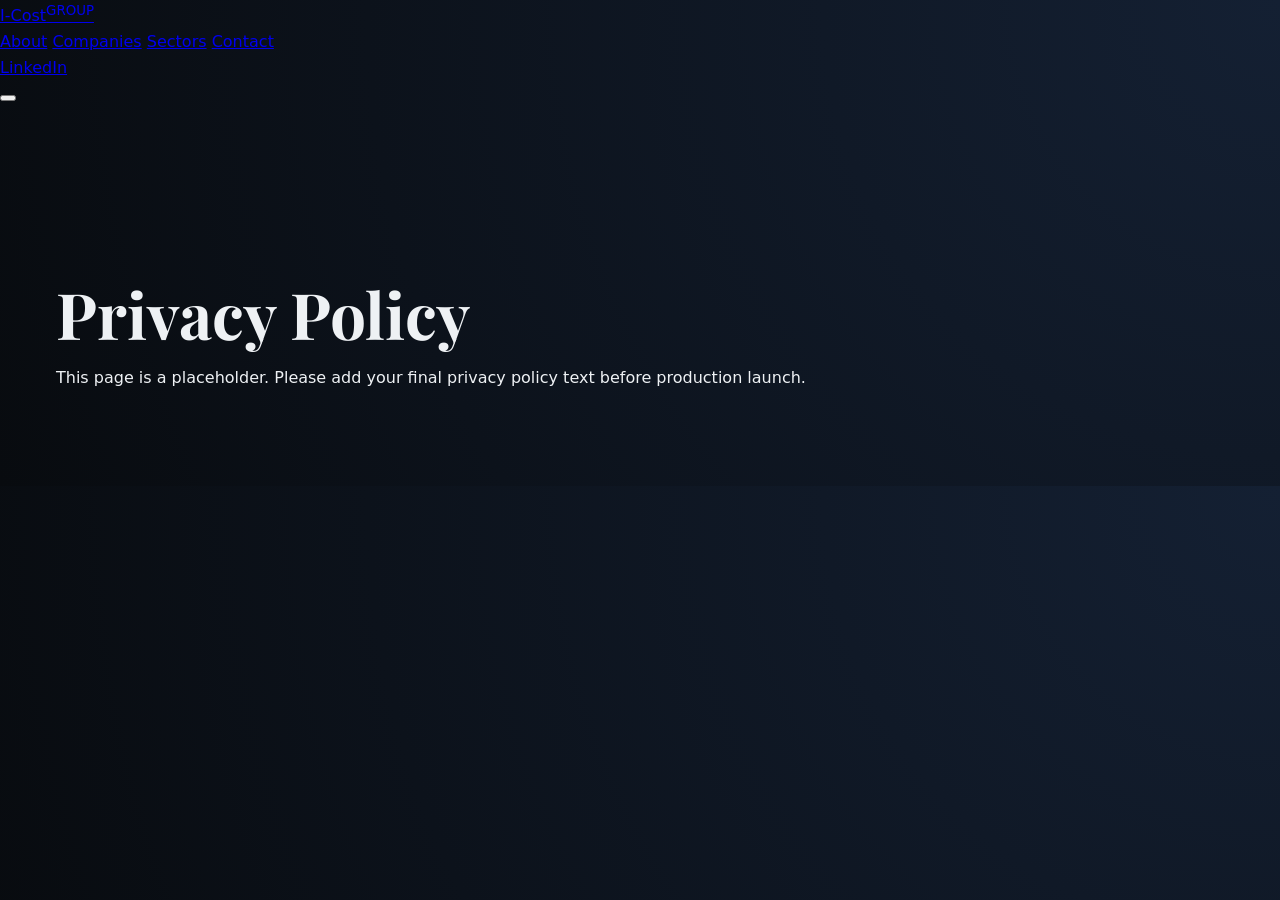
<file: privacy-policy.html>
<!DOCTYPE html>
<html lang="en">
<head>
<meta charset="UTF-8">
<meta name="viewport" content="width=device-width, initial-scale=1.0">
<title>Privacy Policy — I-Cost Group</title>
<link rel="preconnect" href="https://fonts.googleapis.com">
<link href="https://fonts.googleapis.com/css2?family=Playfair+Display:ital,wght@0,400;0,500;0,700;1,400;1,500&family=Epilogue:wght@200;300;400;500;600&family=IBM+Plex+Mono:wght@300;400;500&display=swap" rel="stylesheet">
<link rel="stylesheet" href="assets/css/main.css">
</head>
<body>
<a href="#main" class="skip-link">Skip to main content</a>
<div class="cursor"></div>
<div class="cursor-ring"></div>
<nav id="nav" class="scrolled">
<a href="index.html" class="nav-logo"><span class="nav-logo-text">I-Cost<sup>GROUP</sup></span></a>
<div class="nav-center">
<a href="about.html">About</a>
<a href="companies.html">Companies</a>
<a href="sectors.html">Sectors</a>
<a href="contact.html">Contact</a>
</div>
<div class="nav-right"><a href="https://www.linkedin.com/company/i-cost-group" class="nav-pill">LinkedIn</a></div>
<button class="hamburger" id="hamburger"><span></span><span></span><span></span></button>
</nav>
<div class="mobile-menu" id="mobileMenu">
<a href="about.html">About</a><a href="companies.html">Companies</a><a href="sectors.html">Sectors</a><a href="contact.html">Contact</a>
</div>
<main id="main" style="padding:10rem 3.5rem 5rem;max-width:960px;">
<h1 class="hero-h1" style="font-size:clamp(2.4rem,5vw,4rem);margin-bottom:1rem;">Privacy Policy</h1>
<p class="hero-desc">This page is a placeholder. Please add your final privacy policy text before production launch.</p>
</main>
<script src="assets/js/main.js"></script>
</body>
</html>
</file>
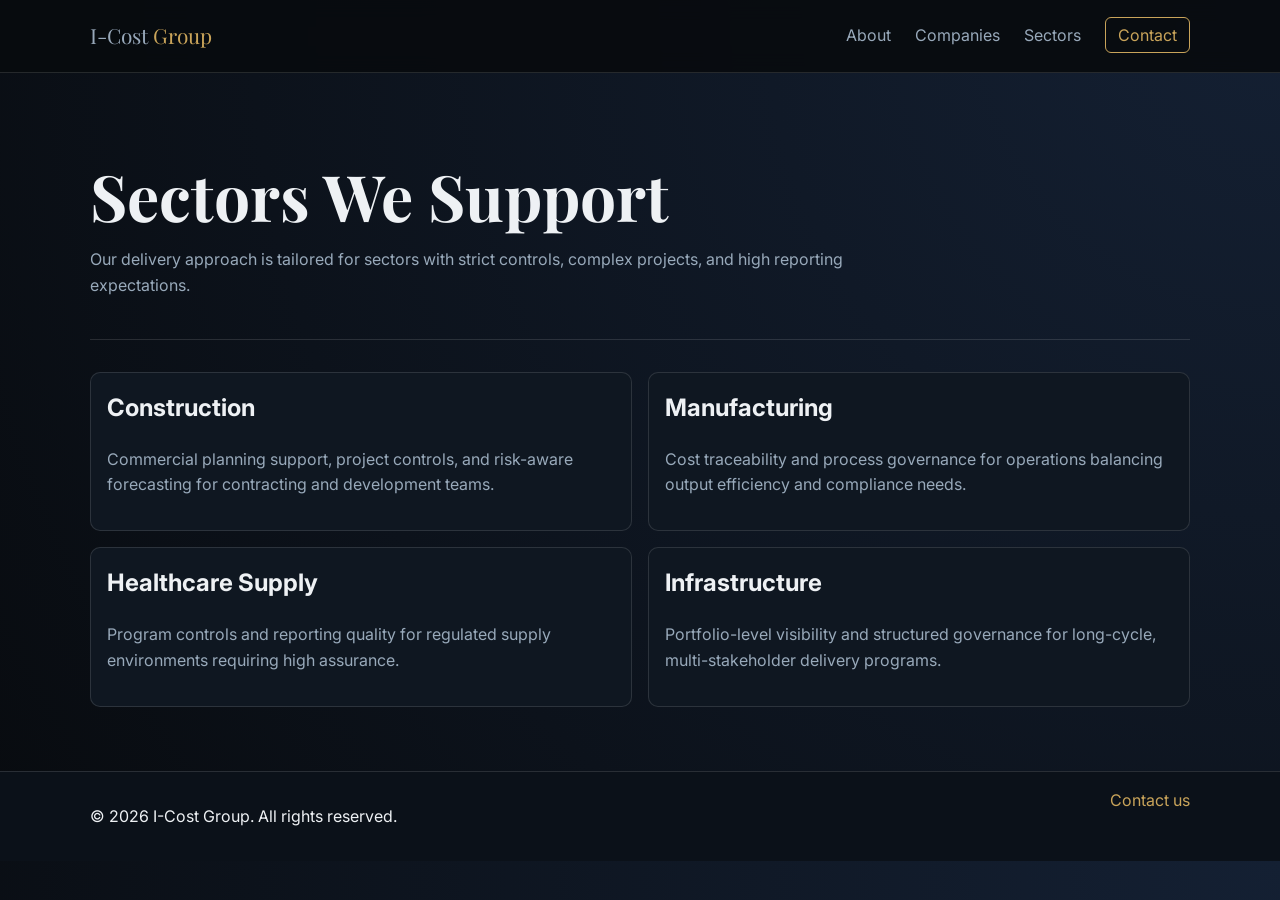
<file: sectors.html>
<!DOCTYPE html>
<html lang="en">
<head>
  <meta charset="UTF-8" />
  <meta name="viewport" content="width=device-width, initial-scale=1.0" />
  <title>Sectors | I-Cost Group</title>
  <meta name="description" content="Sectors supported by I-Cost Group services." />
  <link rel="preconnect" href="https://fonts.googleapis.com" />
  <link rel="preconnect" href="https://fonts.gstatic.com" crossorigin />
  <link href="https://fonts.googleapis.com/css2?family=Playfair+Display:wght@500;700&family=Inter:wght@300;400;500;600&display=swap" rel="stylesheet" />
  <link rel="stylesheet" href="assets/css/main.css" />
</head>
<body>
  <header class="site-header">
    <nav class="nav container" aria-label="Main navigation">
      <a class="logo" href="index.html">I-Cost <span>Group</span></a>
      <button class="menu-toggle" id="menuToggle" aria-expanded="false" aria-controls="mobileMenu">Menu</button>
      <ul class="nav-links">
        <li><a href="about.html">About</a></li>
        <li><a href="companies.html">Companies</a></li>
        <li><a href="sectors.html">Sectors</a></li>
        <li><a href="contact.html" class="btn-link">Contact</a></li>
      </ul>
    </nav>
    <div class="mobile-menu" id="mobileMenu">
      <a href="about.html">About</a>
      <a href="companies.html">Companies</a>
      <a href="sectors.html">Sectors</a>
      <a href="contact.html">Contact</a>
    </div>
  </header>

  <main class="container section">
    <header class="page-title">
      <h1>Sectors We Support</h1>
      <p class="lead">Our delivery approach is tailored for sectors with strict controls, complex projects, and high reporting expectations.</p>
    </header>

    <div class="grid-2">
      <article class="card">
        <h2>Construction</h2>
        <p>Commercial planning support, project controls, and risk-aware forecasting for contracting and development teams.</p>
      </article>
      <article class="card">
        <h2>Manufacturing</h2>
        <p>Cost traceability and process governance for operations balancing output efficiency and compliance needs.</p>
      </article>
      <article class="card">
        <h2>Healthcare Supply</h2>
        <p>Program controls and reporting quality for regulated supply environments requiring high assurance.</p>
      </article>
      <article class="card">
        <h2>Infrastructure</h2>
        <p>Portfolio-level visibility and structured governance for long-cycle, multi-stakeholder delivery programs.</p>
      </article>
    </div>
  </main>

  <footer class="site-footer">
    <div class="container footer-wrap">
      <p>© <span id="year"></span> I-Cost Group. All rights reserved.</p>
      <a href="contact.html">Contact us</a>
    </div>
  </footer>
  <script src="assets/js/main.js"></script>
</body>
</html>
</file>
<file: assets/css/main.css>
:root {
  --bg: #080b0f;
  --bg-soft: #0f1721;
  --text: #eef1f4;
  --muted: #98a9ba;
  --line: rgba(255, 255, 255, 0.12);
  --gold: #c9a45a;
  --green: #64c99a;
}

* { box-sizing: border-box; }
html, body { margin: 0; padding: 0; }
body {
  font-family: Inter, system-ui, sans-serif;
  background: radial-gradient(circle at top right, #142033, var(--bg));
  color: var(--text);
  line-height: 1.6;
}

.container { width: min(1100px, 92vw); margin-inline: auto; }
.skip-link { position: absolute; left: -9999px; }
.skip-link:focus { left: 1rem; top: 1rem; background: var(--gold); color: #000; padding: .5rem .75rem; }

.site-header {
  position: sticky;
  top: 0;
  z-index: 30;
  background: rgba(8, 11, 15, 0.92);
  border-bottom: 1px solid var(--line);
  backdrop-filter: blur(10px);
}

.nav {
  display: flex;
  align-items: center;
  justify-content: space-between;
  min-height: 72px;
}

.logo { font-family: "Playfair Display", serif; color: var(--text); text-decoration: none; font-size: 1.3rem; }
.logo span { color: var(--gold); }

.nav-links {
  list-style: none;
  display: flex;
  gap: 1.5rem;
  margin: 0;
  padding: 0;
}

.nav a { color: var(--muted); text-decoration: none; }
.nav a:hover, .nav a:focus-visible { color: var(--text); }

.btn-link {
  border: 1px solid var(--gold);
  color: var(--gold) !important;
  padding: .45rem .75rem;
  border-radius: 6px;
}

.menu-toggle {
  display: none;
  background: transparent;
  color: var(--text);
  border: 1px solid var(--line);
  border-radius: 6px;
  padding: .5rem .75rem;
}

.mobile-menu {
  display: none;
  flex-direction: column;
  gap: 1rem;
  padding: 1rem 4vw 1.25rem;
  border-top: 1px solid var(--line);
}
.mobile-menu a { color: var(--text); text-decoration: none; }
.mobile-menu.open { display: flex; }

.hero { padding: 5rem 0 3rem; }
.eyebrow { letter-spacing: .14em; text-transform: uppercase; color: var(--gold); font-size: .78rem; }
h1 { font-family: "Playfair Display", serif; font-size: clamp(2.2rem, 6vw, 4rem); line-height: 1.1; margin: .8rem 0; }
h1 span { color: var(--green); font-style: italic; }
.hero-copy { max-width: 700px; color: var(--muted); }
.hero-actions { margin-top: 1.5rem; display: flex; gap: .8rem; flex-wrap: wrap; }

.btn {
  text-decoration: none;
  font-weight: 500;
  font-size: .9rem;
  padding: .7rem 1rem;
  border-radius: 6px;
  border: 1px solid transparent;
}
.btn-solid { background: var(--gold); color: #111; }
.btn-ghost { border-color: var(--line); color: var(--text); }

.section { padding: 2.5rem 0 4rem; }
.page-title { padding: 3rem 0 1.5rem; border-bottom: 1px solid var(--line); margin-bottom: 2rem; }
.page-title h1 { margin: 0 0 .5rem; }
.lead { color: var(--muted); max-width: 820px; }

.grid-3 {
  display: grid;
  grid-template-columns: repeat(3, 1fr);
  gap: 1rem;
}
.grid-2 {
  display: grid;
  grid-template-columns: repeat(2, 1fr);
  gap: 1rem;
}

.card {
  background: var(--bg-soft);
  border: 1px solid var(--line);
  border-radius: 10px;
  padding: 1rem;
}
.card h2, .card h3 { margin-top: 0; }
.card p { color: var(--muted); }
.card a { color: var(--gold); }

.list { margin: .75rem 0 0; padding-left: 1rem; color: var(--muted); }

.site-footer {
  border-top: 1px solid var(--line);
  padding: 1rem 0;
  background: #0b1119;
}
.footer-wrap { display: flex; justify-content: space-between; gap: 1rem; flex-wrap: wrap; }
.footer-wrap a { color: var(--gold); text-decoration: none; }

@media (max-width: 900px) {
  .grid-3, .grid-2 { grid-template-columns: 1fr; }
  .menu-toggle { display: inline-block; }
  .nav-links { display: none; }
}
</file>
